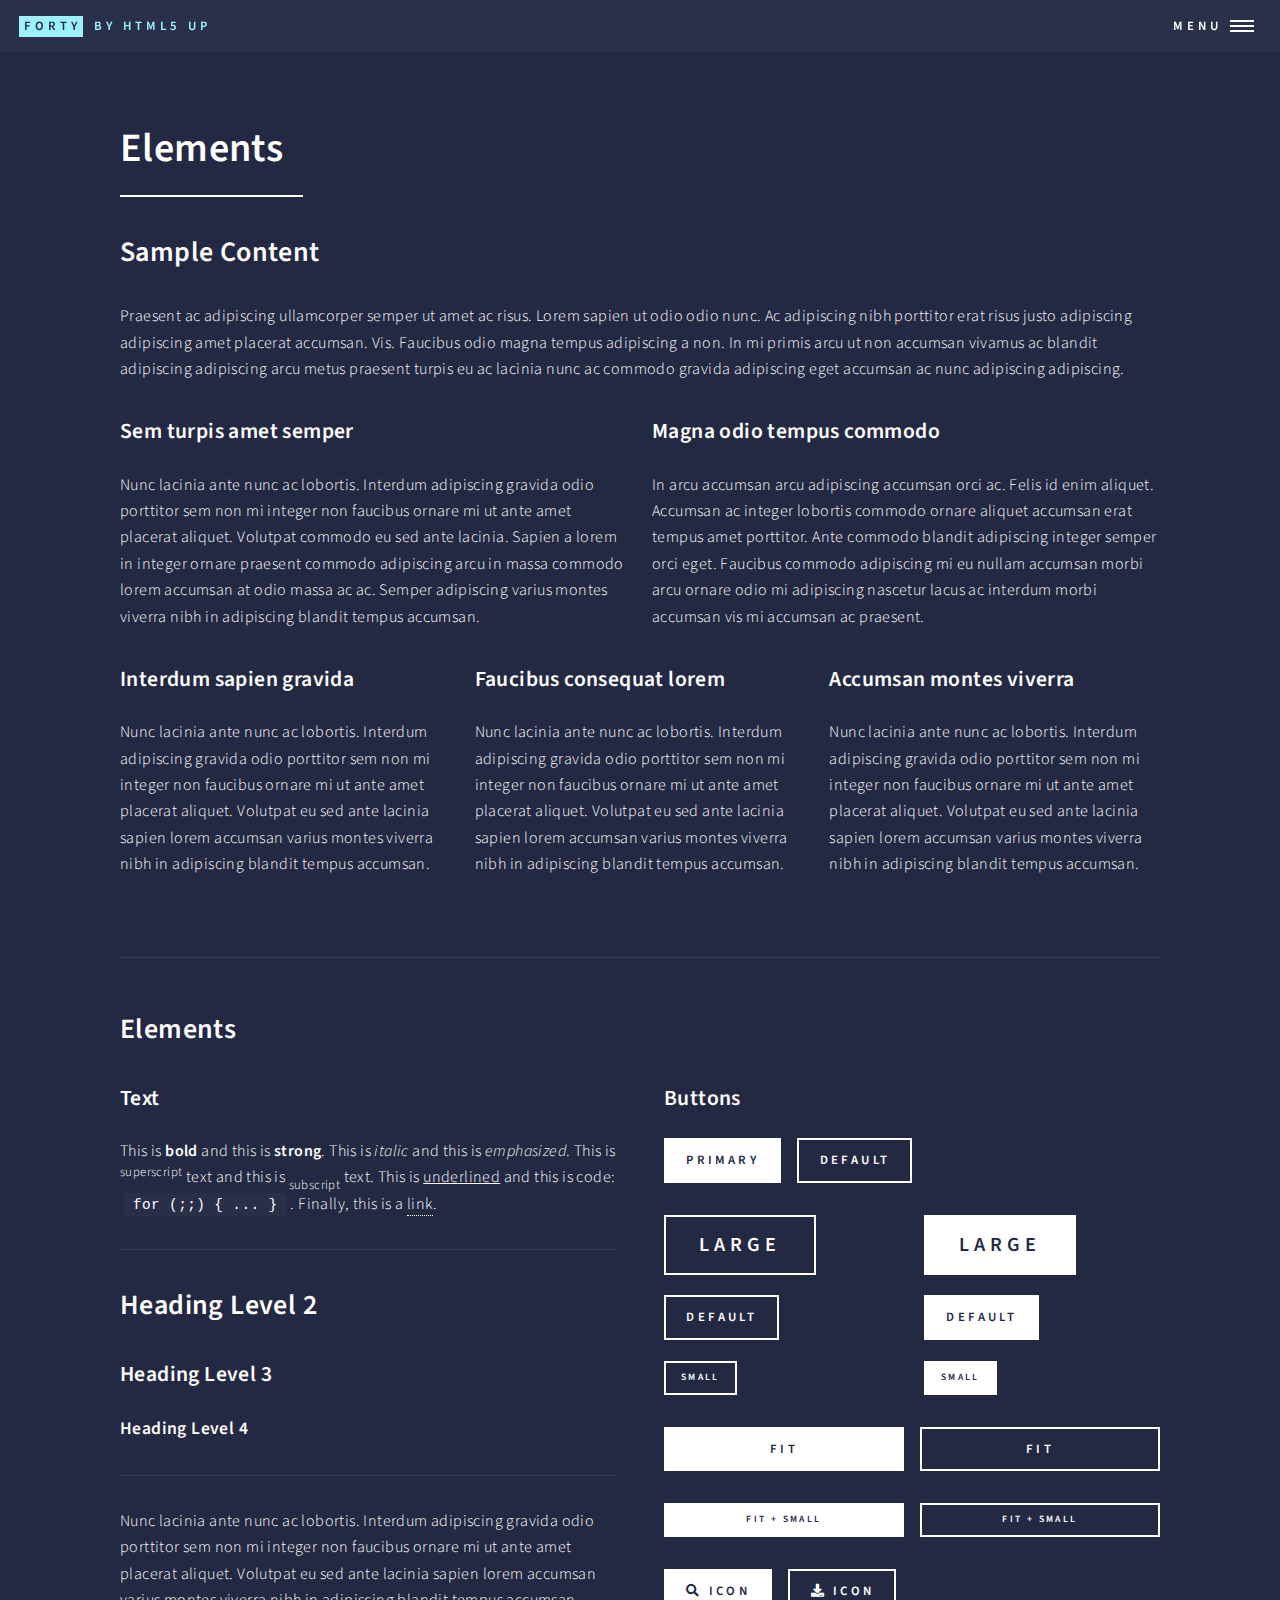
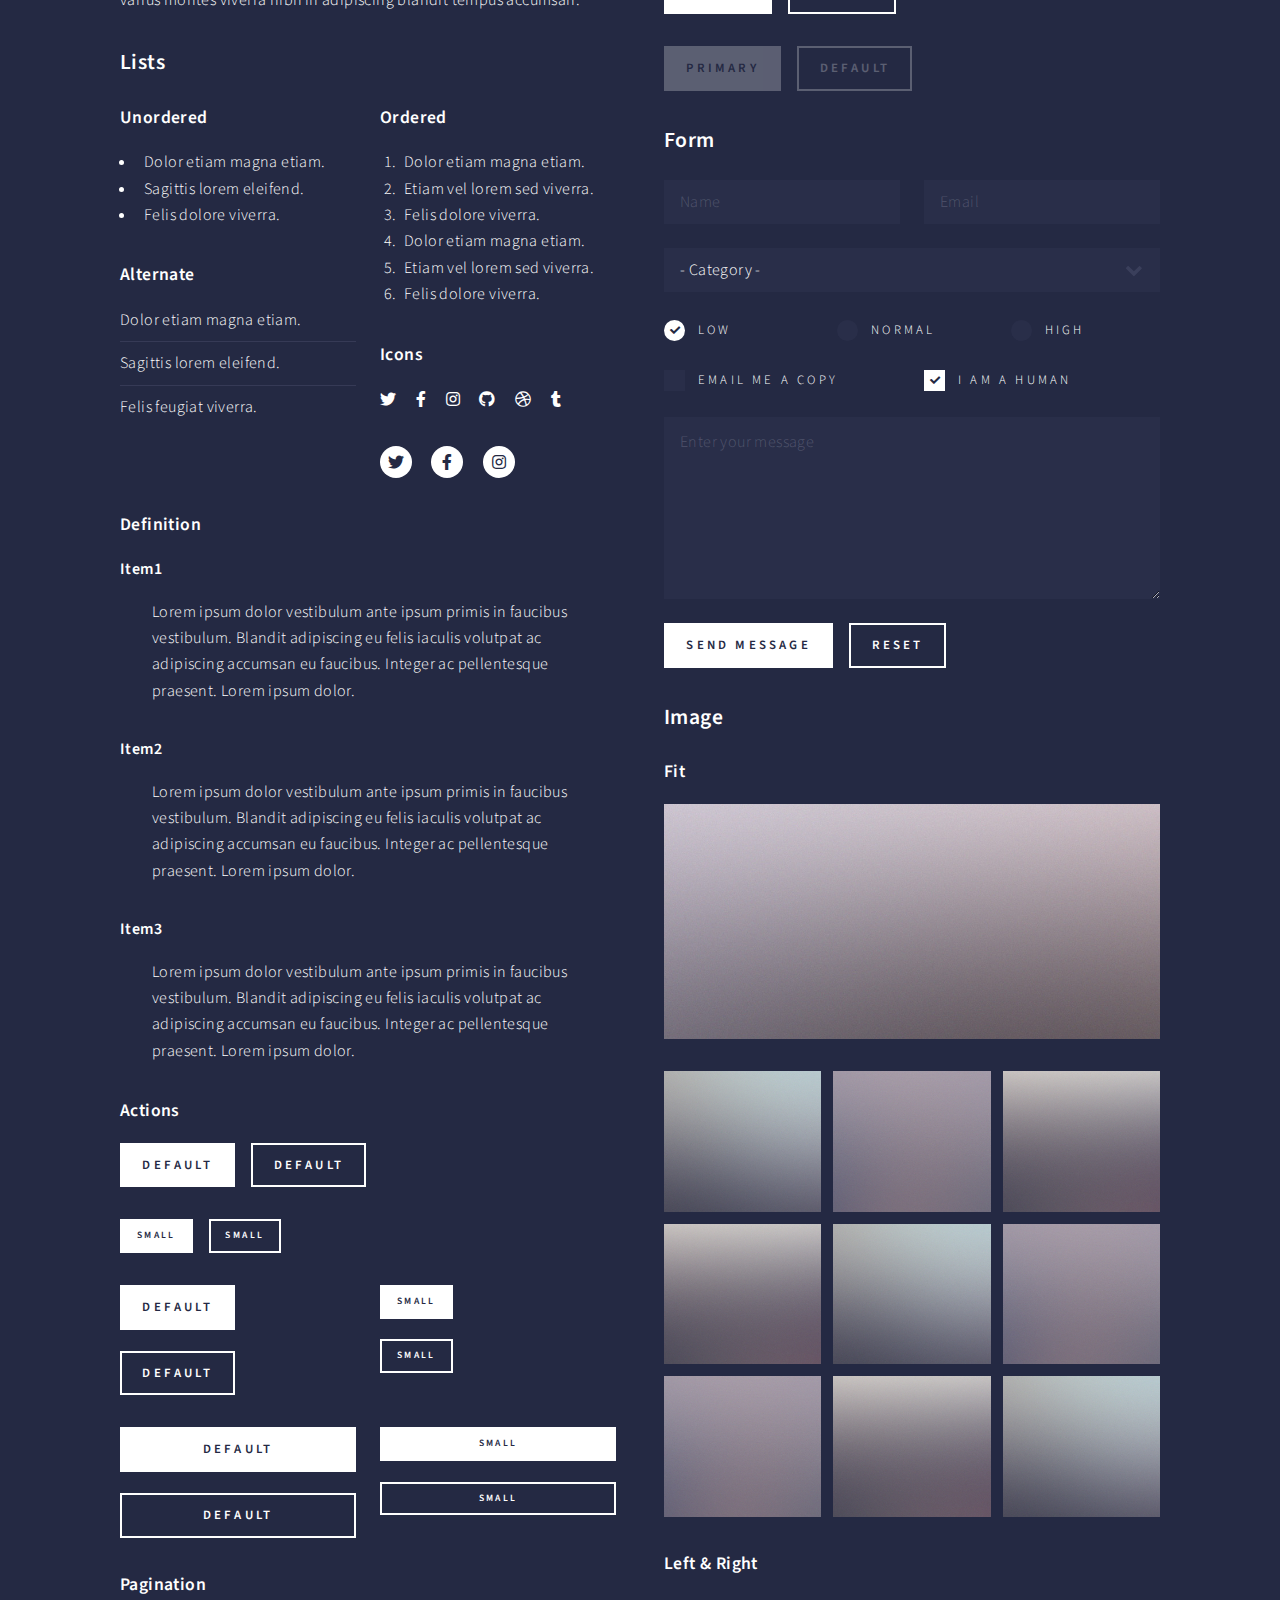
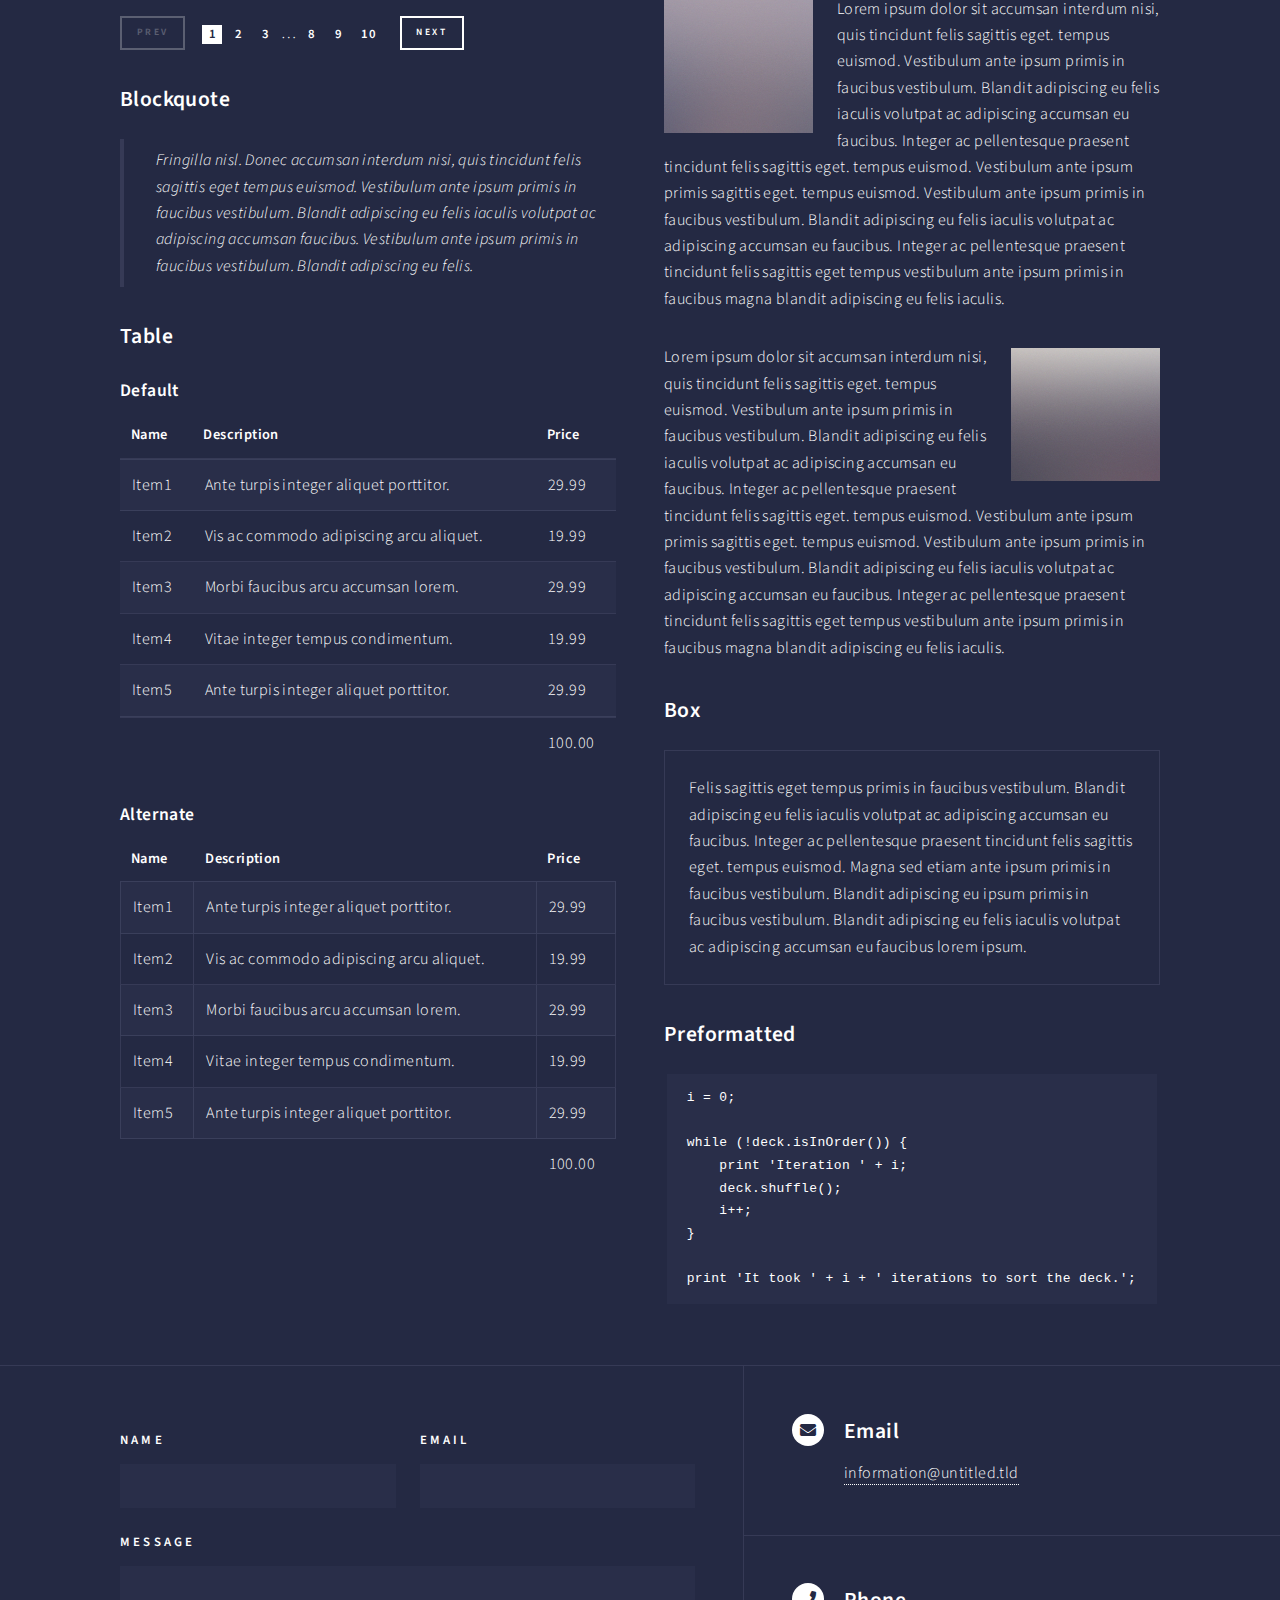
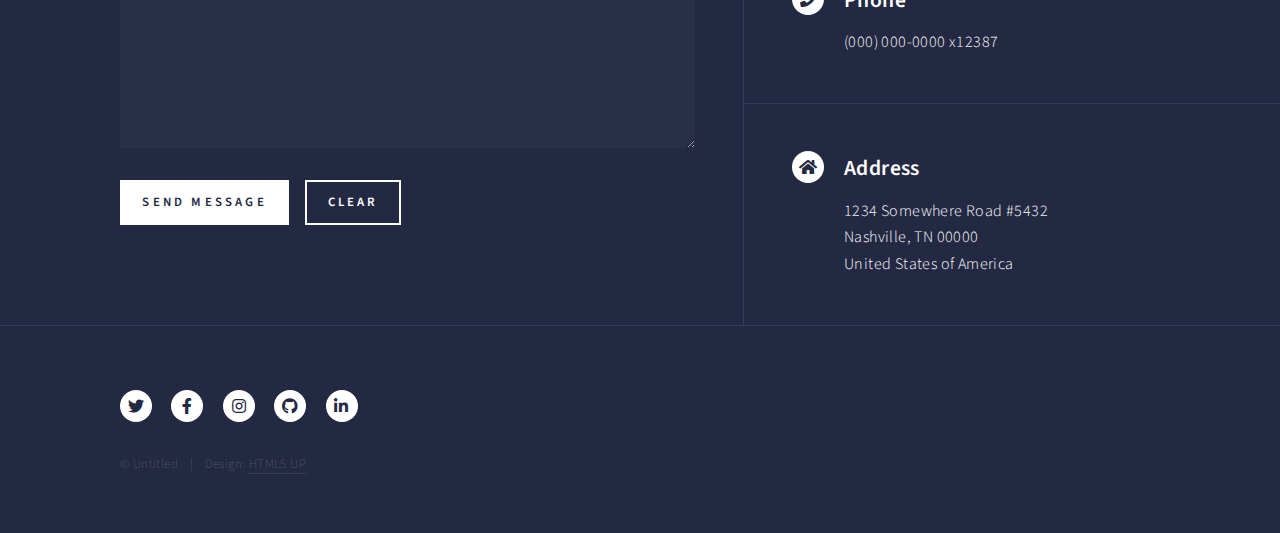
<file: my_website/elements.html>
<!DOCTYPE HTML>
<!--
	Forty by HTML5 UP
	html5up.net | @ajlkn
	Free for personal and commercial use under the CCA 3.0 license (html5up.net/license)
-->
<html>
	<head>
		<title>Elements - Forty by HTML5 UP</title>
		<meta charset="utf-8" />
		<meta name="viewport" content="width=device-width, initial-scale=1, user-scalable=no" />
		<link rel="stylesheet" href="assets/css/main.css" />
		<noscript><link rel="stylesheet" href="assets/css/noscript.css" /></noscript>
	</head>
	<body class="is-preload">

		<!-- Wrapper -->
			<div id="wrapper">

				<!-- Header -->
					<header id="header">
						<a href="index.html" class="logo"><strong>Forty</strong> <span>by HTML5 UP</span></a>
						<nav>
							<a href="#menu">Menu</a>
						</nav>
					</header>

				<!-- Menu -->
					<nav id="menu">
						<ul class="links">
							<li><a href="index.html">Home</a></li>
							<li><a href="landing.html">Landing</a></li>
							<li><a href="generic.html">Generic</a></li>
							<li><a href="elements.html">Elements</a></li>
						</ul>
						<ul class="actions stacked">
							<li><a href="#" class="button primary fit">Get Started</a></li>
							<li><a href="#" class="button fit">Log In</a></li>
						</ul>
					</nav>

				<!-- Main -->
					<div id="main" class="alt">

						<!-- One -->
							<section id="one">
								<div class="inner">
									<header class="major">
										<h1>Elements</h1>
									</header>

									<!-- Content -->
										<h2 id="content">Sample Content</h2>
										<p>Praesent ac adipiscing ullamcorper semper ut amet ac risus. Lorem sapien ut odio odio nunc. Ac adipiscing nibh porttitor erat risus justo adipiscing adipiscing amet placerat accumsan. Vis. Faucibus odio magna tempus adipiscing a non. In mi primis arcu ut non accumsan vivamus ac blandit adipiscing adipiscing arcu metus praesent turpis eu ac lacinia nunc ac commodo gravida adipiscing eget accumsan ac nunc adipiscing adipiscing.</p>
										<div class="row">
											<div class="col-6 col-12-small">
												<h3>Sem turpis amet semper</h3>
												<p>Nunc lacinia ante nunc ac lobortis. Interdum adipiscing gravida odio porttitor sem non mi integer non faucibus ornare mi ut ante amet placerat aliquet. Volutpat commodo eu sed ante lacinia. Sapien a lorem in integer ornare praesent commodo adipiscing arcu in massa commodo lorem accumsan at odio massa ac ac. Semper adipiscing varius montes viverra nibh in adipiscing blandit tempus accumsan.</p>
											</div>
											<div class="col-6 col-12-small">
												<h3>Magna odio tempus commodo</h3>
												<p>In arcu accumsan arcu adipiscing accumsan orci ac. Felis id enim aliquet. Accumsan ac integer lobortis commodo ornare aliquet accumsan erat tempus amet porttitor. Ante commodo blandit adipiscing integer semper orci eget. Faucibus commodo adipiscing mi eu nullam accumsan morbi arcu ornare odio mi adipiscing nascetur lacus ac interdum morbi accumsan vis mi accumsan ac praesent.</p>
											</div>
											<!-- Break -->
											<div class="col-4 col-12-medium">
												<h3>Interdum sapien gravida</h3>
												<p>Nunc lacinia ante nunc ac lobortis. Interdum adipiscing gravida odio porttitor sem non mi integer non faucibus ornare mi ut ante amet placerat aliquet. Volutpat eu sed ante lacinia sapien lorem accumsan varius montes viverra nibh in adipiscing blandit tempus accumsan.</p>
											</div>
											<div class="col-4 col-12-medium">
												<h3>Faucibus consequat lorem</h3>
												<p>Nunc lacinia ante nunc ac lobortis. Interdum adipiscing gravida odio porttitor sem non mi integer non faucibus ornare mi ut ante amet placerat aliquet. Volutpat eu sed ante lacinia sapien lorem accumsan varius montes viverra nibh in adipiscing blandit tempus accumsan.</p>
											</div>
											<div class="col-4 col-12-medium">
												<h3>Accumsan montes viverra</h3>
												<p>Nunc lacinia ante nunc ac lobortis. Interdum adipiscing gravida odio porttitor sem non mi integer non faucibus ornare mi ut ante amet placerat aliquet. Volutpat eu sed ante lacinia sapien lorem accumsan varius montes viverra nibh in adipiscing blandit tempus accumsan.</p>
											</div>
										</div>

									<hr class="major" />

									<!-- Elements -->
										<h2 id="elements">Elements</h2>
										<div class="row gtr-200">
											<div class="col-6 col-12-medium">

												<!-- Text stuff -->
													<h3>Text</h3>
													<p>This is <b>bold</b> and this is <strong>strong</strong>. This is <i>italic</i> and this is <em>emphasized</em>.
													This is <sup>superscript</sup> text and this is <sub>subscript</sub> text.
													This is <u>underlined</u> and this is code: <code>for (;;) { ... }</code>.
													Finally, this is a <a href="#">link</a>.</p>
													<hr />
													<h2>Heading Level 2</h2>
													<h3>Heading Level 3</h3>
													<h4>Heading Level 4</h4>
													<hr />
													<p>Nunc lacinia ante nunc ac lobortis. Interdum adipiscing gravida odio porttitor sem non mi integer non faucibus ornare mi ut ante amet placerat aliquet. Volutpat eu sed ante lacinia sapien lorem accumsan varius montes viverra nibh in adipiscing blandit tempus accumsan.</p>

												<!-- Lists -->
													<h3>Lists</h3>
													<div class="row">
														<div class="col-6 col-12-small">

															<h4>Unordered</h4>
															<ul>
																<li>Dolor etiam magna etiam.</li>
																<li>Sagittis lorem eleifend.</li>
																<li>Felis dolore viverra.</li>
															</ul>

															<h4>Alternate</h4>
															<ul class="alt">
																<li>Dolor etiam magna etiam.</li>
																<li>Sagittis lorem eleifend.</li>
																<li>Felis feugiat viverra.</li>
															</ul>

														</div>
														<div class="col-6 col-12-small">

															<h4>Ordered</h4>
															<ol>
																<li>Dolor etiam magna etiam.</li>
																<li>Etiam vel lorem sed viverra.</li>
																<li>Felis dolore viverra.</li>
																<li>Dolor etiam magna etiam.</li>
																<li>Etiam vel lorem sed viverra.</li>
																<li>Felis dolore viverra.</li>
															</ol>

															<h4>Icons</h4>
															<ul class="icons">
																<li><a href="#" class="icon brands fa-twitter"><span class="label">Twitter</span></a></li>
																<li><a href="#" class="icon brands fa-facebook-f"><span class="label">Facebook</span></a></li>
																<li><a href="#" class="icon brands fa-instagram"><span class="label">Instagram</span></a></li>
																<li><a href="#" class="icon brands fa-github"><span class="label">Github</span></a></li>
																<li><a href="#" class="icon brands fa-dribbble"><span class="label">Dribbble</span></a></li>
																<li><a href="#" class="icon brands fa-tumblr"><span class="label">Tumblr</span></a></li>
															</ul>
															<ul class="icons">
																<li><a href="#" class="icon brands alt fa-twitter"><span class="label">Twitter</span></a></li>
																<li><a href="#" class="icon brands alt fa-facebook-f"><span class="label">Facebook</span></a></li>
																<li><a href="#" class="icon brands alt fa-instagram"><span class="label">Instagram</span></a></li>
															</ul>

														</div>
													</div>
													<h4>Definition</h4>
													<dl>
														<dt>Item1</dt>
														<dd>
															<p>Lorem ipsum dolor vestibulum ante ipsum primis in faucibus vestibulum. Blandit adipiscing eu felis iaculis volutpat ac adipiscing accumsan eu faucibus. Integer ac pellentesque praesent. Lorem ipsum dolor.</p>
														</dd>
														<dt>Item2</dt>
														<dd>
															<p>Lorem ipsum dolor vestibulum ante ipsum primis in faucibus vestibulum. Blandit adipiscing eu felis iaculis volutpat ac adipiscing accumsan eu faucibus. Integer ac pellentesque praesent. Lorem ipsum dolor.</p>
														</dd>
														<dt>Item3</dt>
														<dd>
															<p>Lorem ipsum dolor vestibulum ante ipsum primis in faucibus vestibulum. Blandit adipiscing eu felis iaculis volutpat ac adipiscing accumsan eu faucibus. Integer ac pellentesque praesent. Lorem ipsum dolor.</p>
														</dd>
													</dl>

													<h4>Actions</h4>
													<ul class="actions">
														<li><a href="#" class="button primary">Default</a></li>
														<li><a href="#" class="button">Default</a></li>
													</ul>
													<ul class="actions small">
														<li><a href="#" class="button primary small">Small</a></li>
														<li><a href="#" class="button small">Small</a></li>
													</ul>
													<div class="row">
														<div class="col-6 col-12-small">
															<ul class="actions stacked">
																<li><a href="#" class="button primary">Default</a></li>
																<li><a href="#" class="button">Default</a></li>
															</ul>
														</div>
														<div class="col-6 col-12-small">
															<ul class="actions stacked">
																<li><a href="#" class="button primary small">Small</a></li>
																<li><a href="#" class="button small">Small</a></li>
															</ul>
														</div>
														<div class="col-6 col-12-small">
															<ul class="actions stacked">
																<li><a href="#" class="button primary fit">Default</a></li>
																<li><a href="#" class="button fit">Default</a></li>
															</ul>
														</div>
														<div class="col-6 col-12-small">
															<ul class="actions stacked">
																<li><a href="#" class="button primary small fit">Small</a></li>
																<li><a href="#" class="button small fit">Small</a></li>
															</ul>
														</div>
													</div>

													<h4>Pagination</h4>
													<ul class="pagination">
														<li><span class="button small disabled">Prev</span></li>
														<li><a href="#" class="page active">1</a></li>
														<li><a href="#" class="page">2</a></li>
														<li><a href="#" class="page">3</a></li>
														<li><span>&hellip;</span></li>
														<li><a href="#" class="page">8</a></li>
														<li><a href="#" class="page">9</a></li>
														<li><a href="#" class="page">10</a></li>
														<li><a href="#" class="button small">Next</a></li>
													</ul>

												<!-- Blockquote -->
													<h3>Blockquote</h3>
													<blockquote>Fringilla nisl. Donec accumsan interdum nisi, quis tincidunt felis sagittis eget tempus euismod. Vestibulum ante ipsum primis in faucibus vestibulum. Blandit adipiscing eu felis iaculis volutpat ac adipiscing accumsan faucibus. Vestibulum ante ipsum primis in faucibus vestibulum. Blandit adipiscing eu felis.</blockquote>

												<!-- Table -->
													<h3>Table</h3>

													<h4>Default</h4>
													<div class="table-wrapper">
														<table>
															<thead>
																<tr>
																	<th>Name</th>
																	<th>Description</th>
																	<th>Price</th>
																</tr>
															</thead>
															<tbody>
																<tr>
																	<td>Item1</td>
																	<td>Ante turpis integer aliquet porttitor.</td>
																	<td>29.99</td>
																</tr>
																<tr>
																	<td>Item2</td>
																	<td>Vis ac commodo adipiscing arcu aliquet.</td>
																	<td>19.99</td>
																</tr>
																<tr>
																	<td>Item3</td>
																	<td> Morbi faucibus arcu accumsan lorem.</td>
																	<td>29.99</td>
																</tr>
																<tr>
																	<td>Item4</td>
																	<td>Vitae integer tempus condimentum.</td>
																	<td>19.99</td>
																</tr>
																<tr>
																	<td>Item5</td>
																	<td>Ante turpis integer aliquet porttitor.</td>
																	<td>29.99</td>
																</tr>
															</tbody>
															<tfoot>
																<tr>
																	<td colspan="2"></td>
																	<td>100.00</td>
																</tr>
															</tfoot>
														</table>
													</div>

													<h4>Alternate</h4>
													<div class="table-wrapper">
														<table class="alt">
															<thead>
																<tr>
																	<th>Name</th>
																	<th>Description</th>
																	<th>Price</th>
																</tr>
															</thead>
															<tbody>
																<tr>
																	<td>Item1</td>
																	<td>Ante turpis integer aliquet porttitor.</td>
																	<td>29.99</td>
																</tr>
																<tr>
																	<td>Item2</td>
																	<td>Vis ac commodo adipiscing arcu aliquet.</td>
																	<td>19.99</td>
																</tr>
																<tr>
																	<td>Item3</td>
																	<td> Morbi faucibus arcu accumsan lorem.</td>
																	<td>29.99</td>
																</tr>
																<tr>
																	<td>Item4</td>
																	<td>Vitae integer tempus condimentum.</td>
																	<td>19.99</td>
																</tr>
																<tr>
																	<td>Item5</td>
																	<td>Ante turpis integer aliquet porttitor.</td>
																	<td>29.99</td>
																</tr>
															</tbody>
															<tfoot>
																<tr>
																	<td colspan="2"></td>
																	<td>100.00</td>
																</tr>
															</tfoot>
														</table>
													</div>

											</div>
											<div class="col-6 col-12-medium">

												<!-- Buttons -->
													<h3>Buttons</h3>
													<ul class="actions">
														<li><a href="#" class="button primary">Primary</a></li>
														<li><a href="#" class="button">Default</a></li>
													</ul>
													<div class="row">
														<div class="col-6 col-12-xsmall">
															<ul class="actions stacked">
																<li><a href="#" class="button large">Large</a></li>
																<li><a href="#" class="button">Default</a></li>
																<li><a href="#" class="button small">Small</a></li>
															</ul>
														</div>
														<div class="col-6 col-12-xsmall">
															<ul class="actions stacked">
																<li><a href="#" class="button primary large">Large</a></li>
																<li><a href="#" class="button primary">Default</a></li>
																<li><a href="#" class="button primary small">Small</a></li>
															</ul>
														</div>
													</div>
													<ul class="actions fit">
														<li><a href="#" class="button primary fit">Fit</a></li>
														<li><a href="#" class="button fit">Fit</a></li>
													</ul>
													<ul class="actions fit small">
														<li><a href="#" class="button primary fit small">Fit + Small</a></li>
														<li><a href="#" class="button fit small">Fit + Small</a></li>
													</ul>
													<ul class="actions">
														<li><a href="#" class="button primary icon solid fa-search">Icon</a></li>
														<li><a href="#" class="button icon solid fa-download">Icon</a></li>
													</ul>
													<ul class="actions">
														<li><span class="button primary disabled">Primary</span></li>
														<li><span class="button disabled">Default</span></li>
													</ul>

												<!-- Form -->
													<h3>Form</h3>

													<form method="post" action="#">
														<div class="row gtr-uniform">
															<div class="col-6 col-12-xsmall">
																<input type="text" name="demo-name" id="demo-name" value="" placeholder="Name" />
															</div>
															<div class="col-6 col-12-xsmall">
																<input type="email" name="demo-email" id="demo-email" value="" placeholder="Email" />
															</div>
															<!-- Break -->
															<div class="col-12">
																<select name="demo-category" id="demo-category">
																	<option value="">- Category -</option>
																	<option value="1">Manufacturing</option>
																	<option value="1">Shipping</option>
																	<option value="1">Administration</option>
																	<option value="1">Human Resources</option>
																</select>
															</div>
															<!-- Break -->
															<div class="col-4 col-12-small">
																<input type="radio" id="demo-priority-low" name="demo-priority" checked>
																<label for="demo-priority-low">Low</label>
															</div>
															<div class="col-4 col-12-small">
																<input type="radio" id="demo-priority-normal" name="demo-priority">
																<label for="demo-priority-normal">Normal</label>
															</div>
															<div class="col-4 col-12-small">
																<input type="radio" id="demo-priority-high" name="demo-priority">
																<label for="demo-priority-high">High</label>
															</div>
															<!-- Break -->
															<div class="col-6 col-12-small">
																<input type="checkbox" id="demo-copy" name="demo-copy">
																<label for="demo-copy">Email me a copy</label>
															</div>
															<div class="col-6 col-12-small">
																<input type="checkbox" id="demo-human" name="demo-human" checked>
																<label for="demo-human">I am a human</label>
															</div>
															<!-- Break -->
															<div class="col-12">
																<textarea name="demo-message" id="demo-message" placeholder="Enter your message" rows="6"></textarea>
															</div>
															<!-- Break -->
															<div class="col-12">
																<ul class="actions">
																	<li><input type="submit" value="Send Message" class="primary" /></li>
																	<li><input type="reset" value="Reset" /></li>
																</ul>
															</div>
														</div>
													</form>

												<!-- Image -->
													<h3>Image</h3>

													<h4>Fit</h4>
													<span class="image fit"><img src="images/pic03.jpg" alt="" /></span>
													<div class="box alt">
														<div class="row gtr-50 gtr-uniform">
															<div class="col-4"><span class="image fit"><img src="images/pic08.jpg" alt="" /></span></div>
															<div class="col-4"><span class="image fit"><img src="images/pic09.jpg" alt="" /></span></div>
															<div class="col-4"><span class="image fit"><img src="images/pic10.jpg" alt="" /></span></div>
															<!-- Break -->
															<div class="col-4"><span class="image fit"><img src="images/pic10.jpg" alt="" /></span></div>
															<div class="col-4"><span class="image fit"><img src="images/pic08.jpg" alt="" /></span></div>
															<div class="col-4"><span class="image fit"><img src="images/pic09.jpg" alt="" /></span></div>
															<!-- Break -->
															<div class="col-4"><span class="image fit"><img src="images/pic09.jpg" alt="" /></span></div>
															<div class="col-4"><span class="image fit"><img src="images/pic10.jpg" alt="" /></span></div>
															<div class="col-4"><span class="image fit"><img src="images/pic08.jpg" alt="" /></span></div>
														</div>
													</div>

													<h4>Left &amp; Right</h4>
													<p><span class="image left"><img src="images/pic09.jpg" alt="" /></span>Lorem ipsum dolor sit accumsan interdum nisi, quis tincidunt felis sagittis eget. tempus euismod. Vestibulum ante ipsum primis in faucibus vestibulum. Blandit adipiscing eu felis iaculis volutpat ac adipiscing accumsan eu faucibus. Integer ac pellentesque praesent tincidunt felis sagittis eget. tempus euismod. Vestibulum ante ipsum primis sagittis eget. tempus euismod. Vestibulum ante ipsum primis in faucibus vestibulum. Blandit adipiscing eu felis iaculis volutpat ac adipiscing accumsan eu faucibus. Integer ac pellentesque praesent tincidunt felis sagittis eget tempus vestibulum ante ipsum primis in faucibus magna blandit adipiscing eu felis iaculis.</p>
													<p><span class="image right"><img src="images/pic10.jpg" alt="" /></span>Lorem ipsum dolor sit accumsan interdum nisi, quis tincidunt felis sagittis eget. tempus euismod. Vestibulum ante ipsum primis in faucibus vestibulum. Blandit adipiscing eu felis iaculis volutpat ac adipiscing accumsan eu faucibus. Integer ac pellentesque praesent tincidunt felis sagittis eget. tempus euismod. Vestibulum ante ipsum primis sagittis eget. tempus euismod. Vestibulum ante ipsum primis in faucibus vestibulum. Blandit adipiscing eu felis iaculis volutpat ac adipiscing accumsan eu faucibus. Integer ac pellentesque praesent tincidunt felis sagittis eget tempus vestibulum ante ipsum primis in faucibus magna blandit adipiscing eu felis iaculis.</p>

												<!-- Box -->
													<h3>Box</h3>
													<div class="box">
														<p>Felis sagittis eget tempus primis in faucibus vestibulum. Blandit adipiscing eu felis iaculis volutpat ac adipiscing accumsan eu faucibus. Integer ac pellentesque praesent tincidunt felis sagittis eget. tempus euismod. Magna sed etiam ante ipsum primis in faucibus vestibulum. Blandit adipiscing eu ipsum primis in faucibus vestibulum. Blandit adipiscing eu felis iaculis volutpat ac adipiscing accumsan eu faucibus lorem ipsum.</p>
													</div>

												<!-- Preformatted Code -->
													<h3>Preformatted</h3>
													<pre><code>i = 0;

while (!deck.isInOrder()) {
    print 'Iteration ' + i;
    deck.shuffle();
    i++;
}

print 'It took ' + i + ' iterations to sort the deck.';
</code></pre>

											</div>
										</div>

								</div>
							</section>

					</div>

				<!-- Contact -->
					<section id="contact">
						<div class="inner">
							<section>
								<form method="post" action="#">
									<div class="fields">
										<div class="field half">
											<label for="name">Name</label>
											<input type="text" name="name" id="name" />
										</div>
										<div class="field half">
											<label for="email">Email</label>
											<input type="text" name="email" id="email" />
										</div>
										<div class="field">
											<label for="message">Message</label>
											<textarea name="message" id="message" rows="6"></textarea>
										</div>
									</div>
									<ul class="actions">
										<li><input type="submit" value="Send Message" class="primary" /></li>
										<li><input type="reset" value="Clear" /></li>
									</ul>
								</form>
							</section>
							<section class="split">
								<section>
									<div class="contact-method">
										<span class="icon solid alt fa-envelope"></span>
										<h3>Email</h3>
										<a href="#">information@untitled.tld</a>
									</div>
								</section>
								<section>
									<div class="contact-method">
										<span class="icon solid alt fa-phone"></span>
										<h3>Phone</h3>
										<span>(000) 000-0000 x12387</span>
									</div>
								</section>
								<section>
									<div class="contact-method">
										<span class="icon solid alt fa-home"></span>
										<h3>Address</h3>
										<span>1234 Somewhere Road #5432<br />
										Nashville, TN 00000<br />
										United States of America</span>
									</div>
								</section>
							</section>
						</div>
					</section>

				<!-- Footer -->
					<footer id="footer">
						<div class="inner">
							<ul class="icons">
								<li><a href="#" class="icon brands alt fa-twitter"><span class="label">Twitter</span></a></li>
								<li><a href="#" class="icon brands alt fa-facebook-f"><span class="label">Facebook</span></a></li>
								<li><a href="#" class="icon brands alt fa-instagram"><span class="label">Instagram</span></a></li>
								<li><a href="#" class="icon brands alt fa-github"><span class="label">GitHub</span></a></li>
								<li><a href="#" class="icon brands alt fa-linkedin-in"><span class="label">LinkedIn</span></a></li>
							</ul>
							<ul class="copyright">
								<li>&copy; Untitled</li><li>Design: <a href="https://html5up.net">HTML5 UP</a></li>
							</ul>
						</div>
					</footer>

			</div>

		<!-- Scripts -->
			<script src="assets/js/jquery.min.js"></script>
			<script src="assets/js/jquery.scrolly.min.js"></script>
			<script src="assets/js/jquery.scrollex.min.js"></script>
			<script src="assets/js/browser.min.js"></script>
			<script src="assets/js/breakpoints.min.js"></script>
			<script src="assets/js/util.js"></script>
			<script src="assets/js/main.js"></script>

	</body>
</html>
</file>
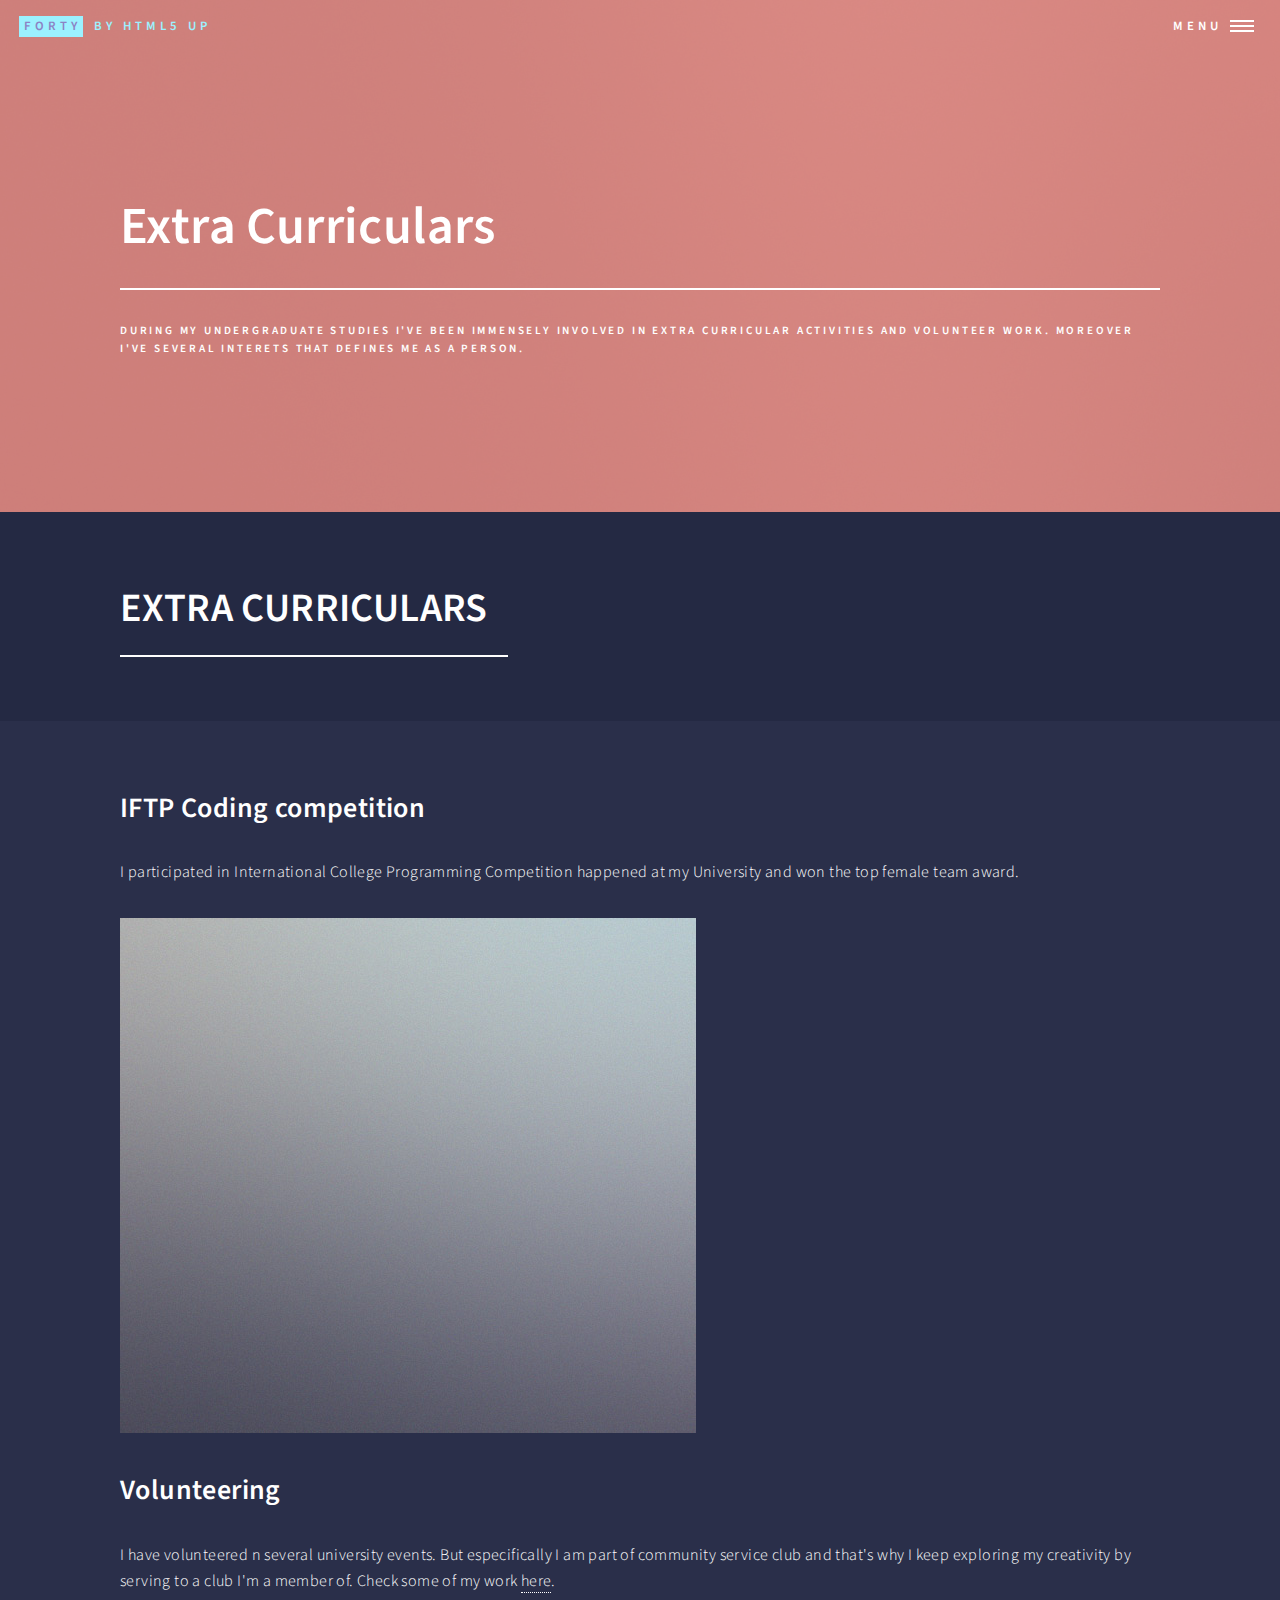
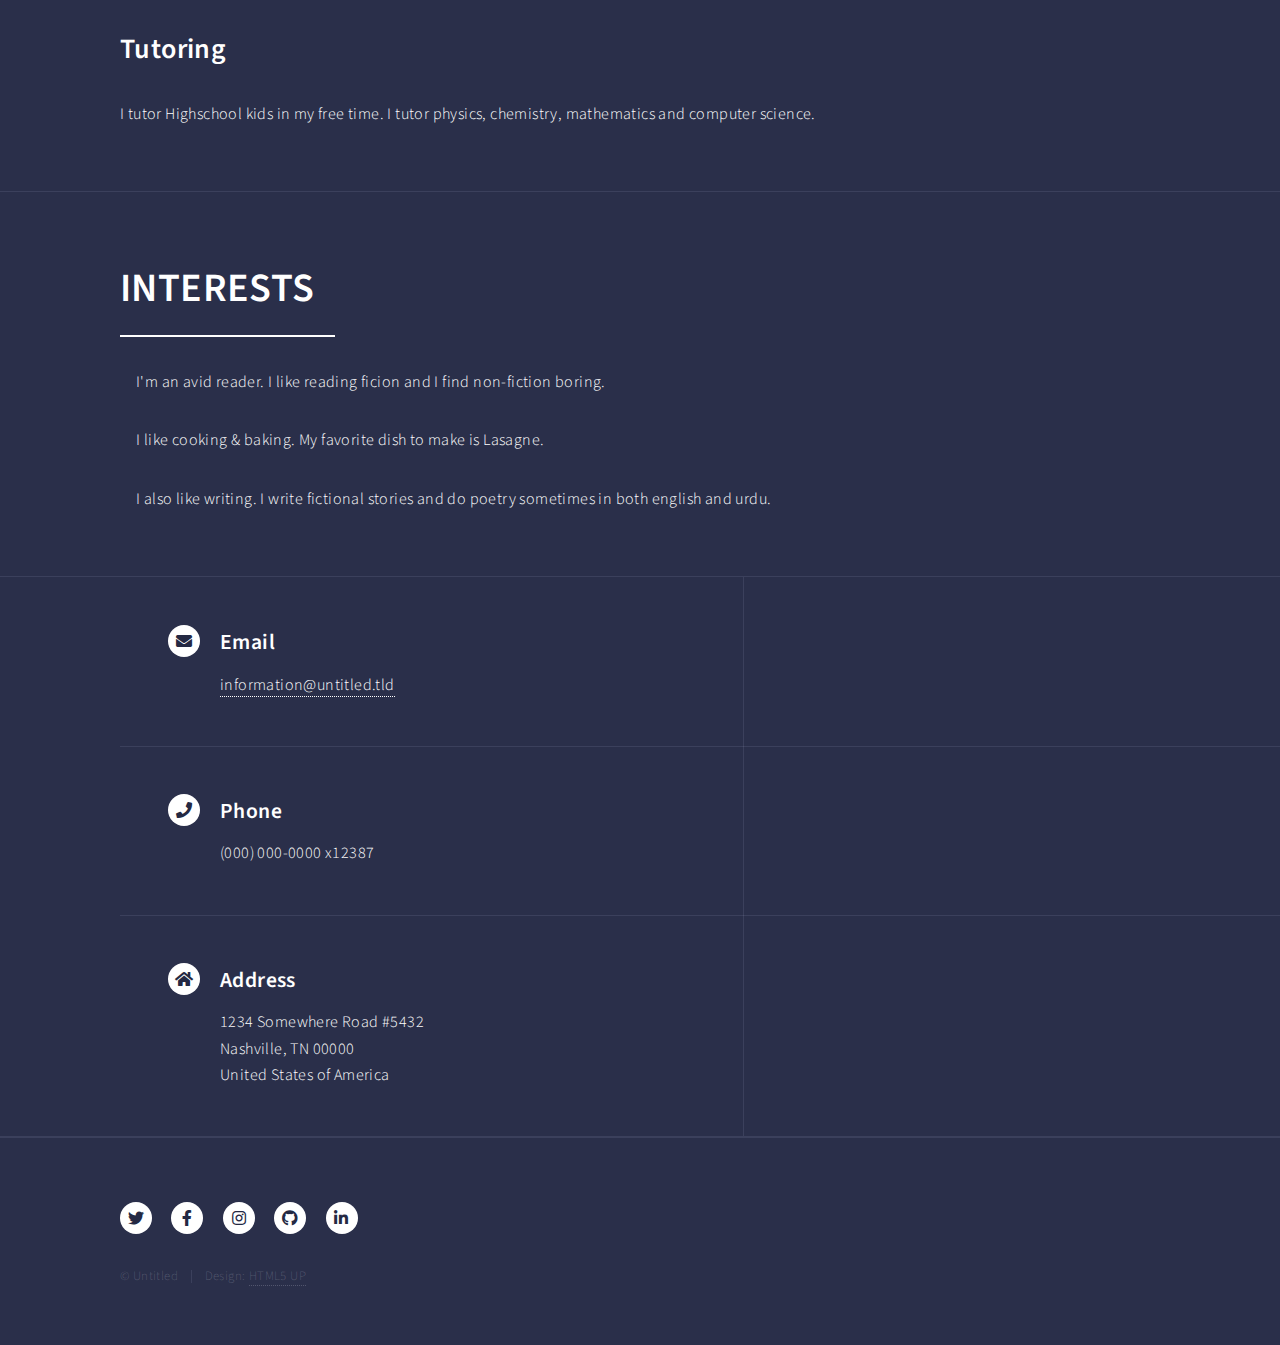
<file: my_website/extra.html>
<!DOCTYPE HTML>
<!--
	Forty by HTML5 UP
	html5up.net | @ajlkn
	Free for personal and commercial use under the CCA 3.0 license (html5up.net/license)
-->
<html>
	<head>
		<title>Landing - Forty by HTML5 UP</title>
		<meta charset="utf-8" />
		<meta name="viewport" content="width=device-width, initial-scale=1, user-scalable=no" />
		<link rel="stylesheet" href="assets/css/main.css" />
		<noscript><link rel="stylesheet" href="assets/css/noscript.css" /></noscript>
	</head>
	<body class="is-preload">

		<!-- Wrapper -->
			<div id="wrapper">

				<!-- Header -->
				<!-- Note: The "styleN" class below should match that of the banner element. -->
					<header id="header" class="alt style2">
						<a href="index.html" class="logo"><strong>Forty</strong> <span>by HTML5 UP</span></a>
						<nav>
							<a href="#menu">Menu</a>
						</nav>
					</header>

				<!-- Menu -->
					<nav id="menu">
						<ul class="links">
							<li><a href="index.html">Home</a></li>
							<li><a href="landing.html">Landing</a></li>
							<li><a href="generic.html">Generic</a></li>
							<li><a href="elements.html">Elements</a></li>
						</ul>
						<ul class="actions stacked">
							<li><a href="#" class="button primary fit">Get Started</a></li>
							<li><a href="#" class="button fit">Log In</a></li>
						</ul>
					</nav>

				<!-- Banner -->
				<!-- Note: The "styleN" class below should match that of the header element. -->
					<section id="banner" class="style3">
						<div class="inner">
							<span class="image">
								<img src="images/pic07.jpg" alt="" />
							</span>
							<header class="major">
								<h1>Extra Curriculars</h1>
							</header>
							<div class="content">
								<p>During my undergraduate studies I've been immensely involved in extra curricular activities and volunteer work. Moreover I've several interets that defines me as a person.</p>
							</div>
						</div>
					</section>

				<!-- Main -->
                <section id="one">
                    <div class="inner">
                        <header class="major">
                            <h1>EXTRA CURRICULARS</h1>
                        </header>
                        
                    </div>
                </section>					<div id="main">

						<!-- One -->
							<section id="one">
								<div class="inner">
									<header class="center">
										<h2>IFTP Coding competition</h2>
									</header>
									<p> I participated in International College Programming Competition happened at my University and won the top female team award.</p>
                                    <img src="images/pic08.jpg" alt="" data-position="center center" />

										<br><br><h2>Volunteering</h2>
									</header>
									<p> I have volunteered n several university events. But especifically I am part of community service club and that's why I keep exploring my creativity by serving to a club I'm a member of. Check some of my work <a href="">here</a>.</p>
                                    

										<h2>Tutoring</h2>
									</header>
									<p> I tutor Highschool kids in my free time. I tutor physics, chemistry, mathematics and computer science.</p>
                                    
								</div>
							</section>

                            <section id="one">
								<div class="inner">
									<header class="major">
										<h1>INTERESTS</h1>
									</header>
                                    <ul>
                                        I'm an avid reader. I like reading ficion and I find non-fiction boring.
                                    </ul>
                                    <ul>
                                        I like cooking & baking. My favorite dish to make is Lasagne.
                                    </ul>
                                    <ul>
                                        I also like writing. I write fictional stories and do poetry sometimes in both english and urdu.
                                    </ul>
								</div>
							</section>
						<!-- Two -->
							<!-- <section id="two" class="spotlights">
								<section>
									<a href="generic.html" class="image">
										<img src="images/pic08.jpg" alt="" data-position="center center" />
									</a>
									<div class="content">
										<div class="inner">
											<header class="major">
												<h3>Orci maecenas</h3>
											</header>
											<p>Nullam et orci eu lorem consequat tincidunt vivamus et sagittis magna sed nunc rhoncus condimentum sem. In efficitur ligula tate urna. Maecenas massa sed magna lacinia magna pellentesque lorem ipsum dolor. Nullam et orci eu lorem consequat tincidunt. Vivamus et sagittis tempus.</p>
											<ul class="actions">
												<li><a href="generic.html" class="button">Learn more</a></li>
											</ul>
										</div>
									</div>
								</section>
								<section>
									<a href="generic.html" class="image">
										<img src="images/pic09.jpg" alt="" data-position="top center" />
									</a>
									<div class="content">
										<div class="inner">
											<header class="major">
												<h3>Rhoncus magna</h3>
											</header>
											<p>Nullam et orci eu lorem consequat tincidunt vivamus et sagittis magna sed nunc rhoncus condimentum sem. In efficitur ligula tate urna. Maecenas massa sed magna lacinia magna pellentesque lorem ipsum dolor. Nullam et orci eu lorem consequat tincidunt. Vivamus et sagittis tempus.</p>
											<ul class="actions">
												<li><a href="generic.html" class="button">Learn more</a></li>
											</ul>
										</div>
									</div>
								</section>
								<section>
									<a href="generic.html" class="image">
										<img src="images/pic10.jpg" alt="" data-position="25% 25%" />
									</a>
									<div class="content">
										<div class="inner">
											<header class="major">
												<h3>Sed nunc ligula</h3>
											</header>
											<p>Nullam et orci eu lorem consequat tincidunt vivamus et sagittis magna sed nunc rhoncus condimentum sem. In efficitur ligula tate urna. Maecenas massa sed magna lacinia magna pellentesque lorem ipsum dolor. Nullam et orci eu lorem consequat tincidunt. Vivamus et sagittis tempus.</p>
											<ul class="actions">
												<li><a href="generic.html" class="button">Learn more</a></li>
											</ul>
										</div>
									</div>
								</section>
							</section> -->

						<!-- Three -->
							<!-- <section id="three">
								<div class="inner">
									<header class="major">
										<h2>Massa libero</h2>
									</header>
									<p>Nullam et orci eu lorem consequat tincidunt vivamus et sagittis libero. Mauris aliquet magna magna sed nunc rhoncus pharetra. Pellentesque condimentum sem. In efficitur ligula tate urna. Maecenas laoreet massa vel lacinia pellentesque lorem ipsum dolor. Nullam et orci eu lorem consequat tincidunt. Vivamus et sagittis libero. Mauris aliquet magna magna sed nunc rhoncus amet pharetra et feugiat tempus.</p>
									<ul class="actions">
										<li><a href="generic.html" class="button next">Get Started</a></li>
									</ul>
								</div>
							</section>

					</div> -->

				<!-- Contact -->
					<section id="contact">
						<div class="inner">
							<!-- <section> -->
								<!-- <form method="post" action="#">
									<div class="fields">
										<div class="field half">
											<label for="name">Name</label>
											<input type="text" name="name" id="name" />
										</div>
										<div class="field half">
											<label for="email">Email</label>
											<input type="text" name="email" id="email" />
										</div>
										<div class="field">
											<label for="message">Message</label>
											<textarea name="message" id="message" rows="6"></textarea>
										</div>
									</div>
									<ul class="actions">
										<li><input type="submit" value="Send Message" class="primary" /></li>
										<li><input type="reset" value="Clear" /></li>
									</ul>
								</form> -->
							<!-- </section> -->
							<section class="split">
								<section>
									<div class="contact-method">
										<span class="icon solid alt fa-envelope"></span>
										<h3>Email</h3>
										<a href="#">information@untitled.tld</a>
									</div>
								</section>
								<section>
									<div class="contact-method">
										<span class="icon solid alt fa-phone"></span>
										<h3>Phone</h3>
										<span>(000) 000-0000 x12387</span>
									</div>
								</section>
								<section>
									<div class="contact-method">
										<span class="icon solid alt fa-home"></span>
										<h3>Address</h3>
										<span>1234 Somewhere Road #5432<br />
										Nashville, TN 00000<br />
										United States of America</span>
									</div>
								</section>
							</section>
						</div>
					</section>

				<!-- Footer -->
					<footer id="footer">
						<div class="inner">
							<ul class="icons">
								<li><a href="#" class="icon brands alt fa-twitter"><span class="label">Twitter</span></a></li>
								<li><a href="#" class="icon brands alt fa-facebook-f"><span class="label">Facebook</span></a></li>
								<li><a href="#" class="icon brands alt fa-instagram"><span class="label">Instagram</span></a></li>
								<li><a href="#" class="icon brands alt fa-github"><span class="label">GitHub</span></a></li>
								<li><a href="#" class="icon brands alt fa-linkedin-in"><span class="label">LinkedIn</span></a></li>
							</ul>
							<ul class="copyright">
								<li>&copy; Untitled</li><li>Design: <a href="https://html5up.net">HTML5 UP</a></li>
							</ul>
						</div>
					</footer>

			</div>

		<!-- Scripts -->
			<script src="assets/js/jquery.min.js"></script>
			<script src="assets/js/jquery.scrolly.min.js"></script>
			<script src="assets/js/jquery.scrollex.min.js"></script>
			<script src="assets/js/browser.min.js"></script>
			<script src="assets/js/breakpoints.min.js"></script>
			<script src="assets/js/util.js"></script>
			<script src="assets/js/main.js"></script>

	</body>
</html>
</file>
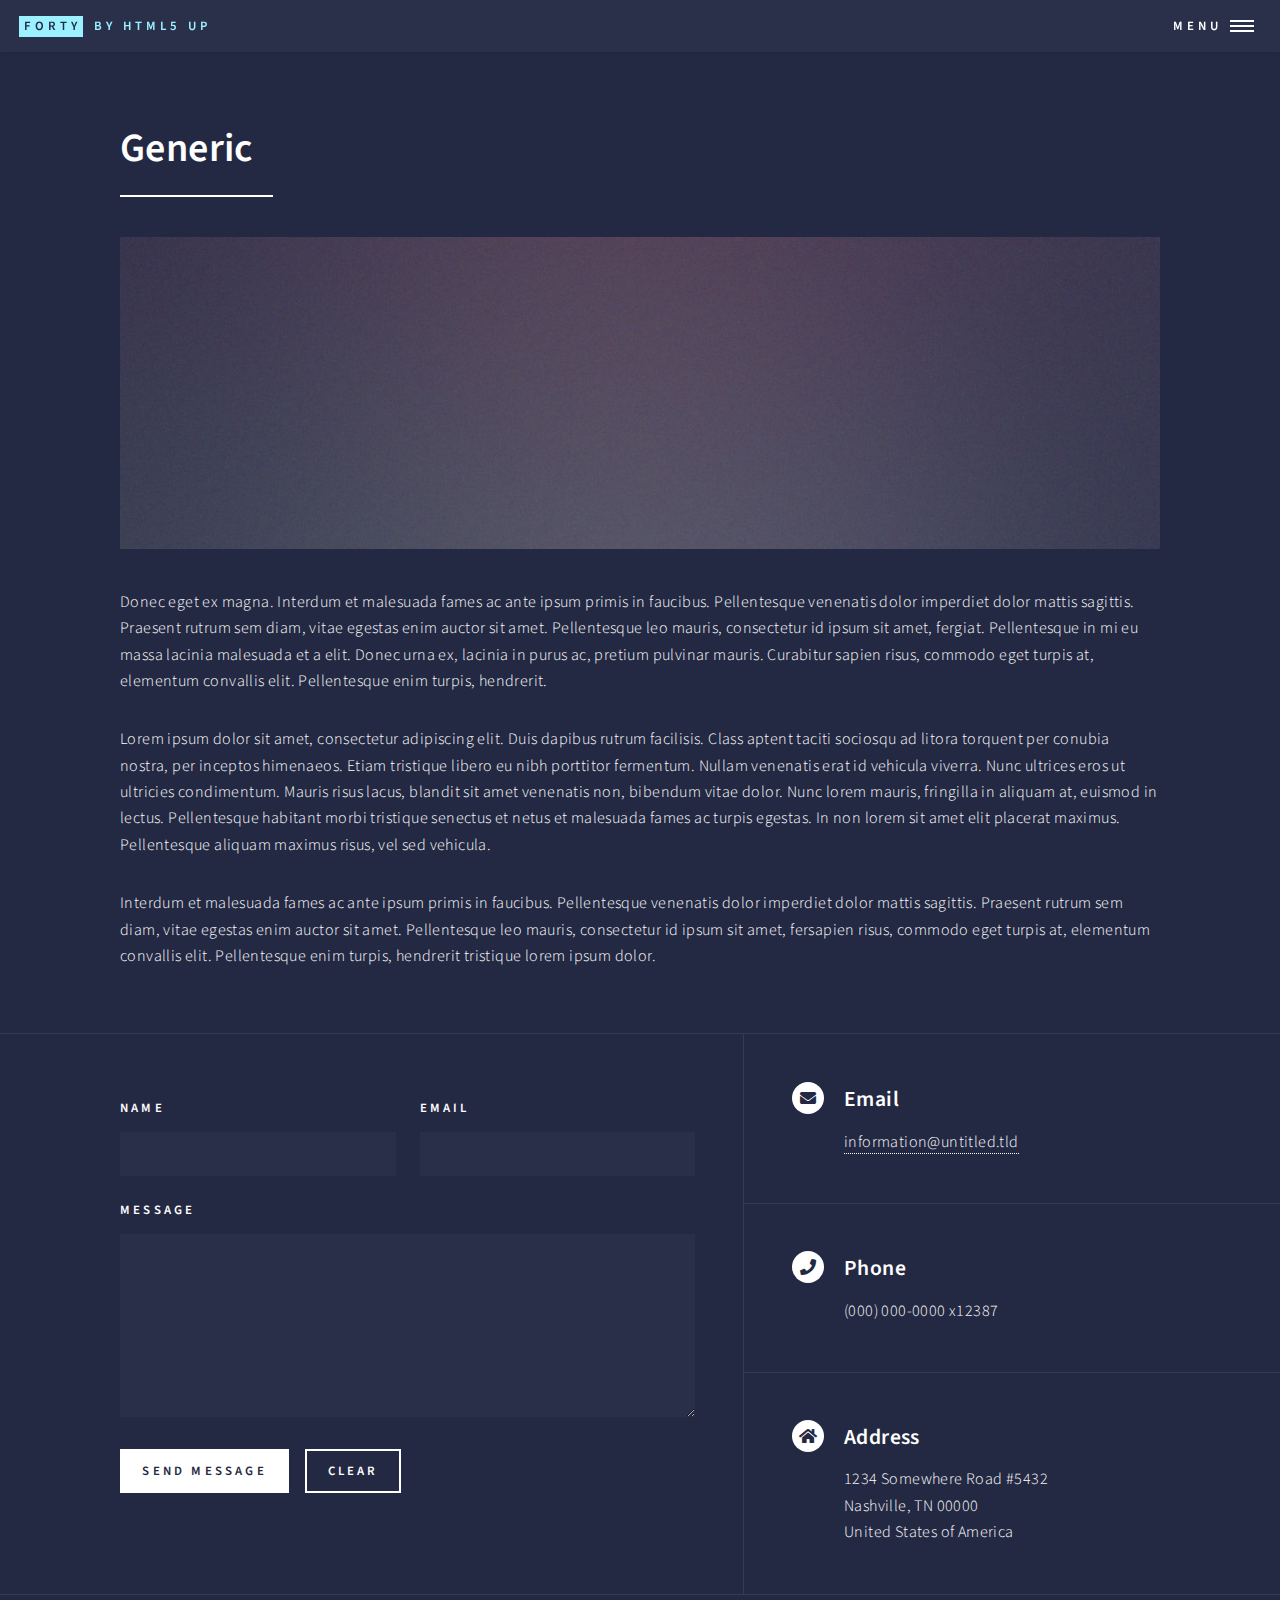
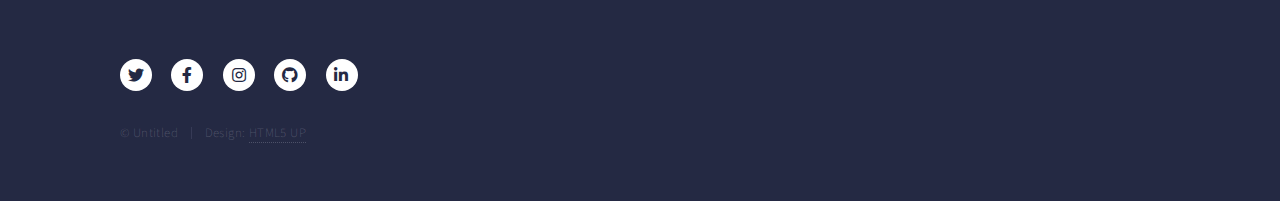
<file: my_website/generic.html>
<!DOCTYPE HTML>
<!--
	Forty by HTML5 UP
	html5up.net | @ajlkn
	Free for personal and commercial use under the CCA 3.0 license (html5up.net/license)
-->
<html>
	<head>
		<title>Generic - Forty by HTML5 UP</title>
		<meta charset="utf-8" />
		<meta name="viewport" content="width=device-width, initial-scale=1, user-scalable=no" />
		<link rel="stylesheet" href="assets/css/main.css" />
		<noscript><link rel="stylesheet" href="assets/css/noscript.css" /></noscript>
	</head>
	<body class="is-preload">

		<!-- Wrapper -->
			<div id="wrapper">

				<!-- Header -->
					<header id="header">
						<a href="index.html" class="logo"><strong>Forty</strong> <span>by HTML5 UP</span></a>
						<nav>
							<a href="#menu">Menu</a>
						</nav>
					</header>

				<!-- Menu -->
					<nav id="menu">
						<ul class="links">
							<li><a href="index.html">Home</a></li>
							<li><a href="landing.html">Landing</a></li>
							<li><a href="generic.html">Generic</a></li>
							<li><a href="elements.html">Elements</a></li>
						</ul>
						<ul class="actions stacked">
							<li><a href="#" class="button primary fit">Get Started</a></li>
							<li><a href="#" class="button fit">Log In</a></li>
						</ul>
					</nav>

				<!-- Main -->
					<div id="main" class="alt">

						<!-- One -->
							<section id="one">
								<div class="inner">
									<header class="major">
										<h1>Generic</h1>
									</header>
									<span class="image main"><img src="images/pic11.jpg" alt="" /></span>
									<p>Donec eget ex magna. Interdum et malesuada fames ac ante ipsum primis in faucibus. Pellentesque venenatis dolor imperdiet dolor mattis sagittis. Praesent rutrum sem diam, vitae egestas enim auctor sit amet. Pellentesque leo mauris, consectetur id ipsum sit amet, fergiat. Pellentesque in mi eu massa lacinia malesuada et a elit. Donec urna ex, lacinia in purus ac, pretium pulvinar mauris. Curabitur sapien risus, commodo eget turpis at, elementum convallis elit. Pellentesque enim turpis, hendrerit.</p>
									<p>Lorem ipsum dolor sit amet, consectetur adipiscing elit. Duis dapibus rutrum facilisis. Class aptent taciti sociosqu ad litora torquent per conubia nostra, per inceptos himenaeos. Etiam tristique libero eu nibh porttitor fermentum. Nullam venenatis erat id vehicula viverra. Nunc ultrices eros ut ultricies condimentum. Mauris risus lacus, blandit sit amet venenatis non, bibendum vitae dolor. Nunc lorem mauris, fringilla in aliquam at, euismod in lectus. Pellentesque habitant morbi tristique senectus et netus et malesuada fames ac turpis egestas. In non lorem sit amet elit placerat maximus. Pellentesque aliquam maximus risus, vel sed vehicula.</p>
									<p>Interdum et malesuada fames ac ante ipsum primis in faucibus. Pellentesque venenatis dolor imperdiet dolor mattis sagittis. Praesent rutrum sem diam, vitae egestas enim auctor sit amet. Pellentesque leo mauris, consectetur id ipsum sit amet, fersapien risus, commodo eget turpis at, elementum convallis elit. Pellentesque enim turpis, hendrerit tristique lorem ipsum dolor.</p>
								</div>
							</section>

					</div>

				<!-- Contact -->
					<section id="contact">
						<div class="inner">
							<section>
								<form method="post" action="#">
									<div class="fields">
										<div class="field half">
											<label for="name">Name</label>
											<input type="text" name="name" id="name" />
										</div>
										<div class="field half">
											<label for="email">Email</label>
											<input type="text" name="email" id="email" />
										</div>
										<div class="field">
											<label for="message">Message</label>
											<textarea name="message" id="message" rows="6"></textarea>
										</div>
									</div>
									<ul class="actions">
										<li><input type="submit" value="Send Message" class="primary" /></li>
										<li><input type="reset" value="Clear" /></li>
									</ul>
								</form>
							</section>
							<section class="split">
								<section>
									<div class="contact-method">
										<span class="icon solid alt fa-envelope"></span>
										<h3>Email</h3>
										<a href="#">information@untitled.tld</a>
									</div>
								</section>
								<section>
									<div class="contact-method">
										<span class="icon solid alt fa-phone"></span>
										<h3>Phone</h3>
										<span>(000) 000-0000 x12387</span>
									</div>
								</section>
								<section>
									<div class="contact-method">
										<span class="icon solid alt fa-home"></span>
										<h3>Address</h3>
										<span>1234 Somewhere Road #5432<br />
										Nashville, TN 00000<br />
										United States of America</span>
									</div>
								</section>
							</section>
						</div>
					</section>

				<!-- Footer -->
					<footer id="footer">
						<div class="inner">
							<ul class="icons">
								<li><a href="#" class="icon brands alt fa-twitter"><span class="label">Twitter</span></a></li>
								<li><a href="#" class="icon brands alt fa-facebook-f"><span class="label">Facebook</span></a></li>
								<li><a href="#" class="icon brands alt fa-instagram"><span class="label">Instagram</span></a></li>
								<li><a href="#" class="icon brands alt fa-github"><span class="label">GitHub</span></a></li>
								<li><a href="#" class="icon brands alt fa-linkedin-in"><span class="label">LinkedIn</span></a></li>
							</ul>
							<ul class="copyright">
								<li>&copy; Untitled</li><li>Design: <a href="https://html5up.net">HTML5 UP</a></li>
							</ul>
						</div>
					</footer>

			</div>

		<!-- Scripts -->
			<script src="assets/js/jquery.min.js"></script>
			<script src="assets/js/jquery.scrolly.min.js"></script>
			<script src="assets/js/jquery.scrollex.min.js"></script>
			<script src="assets/js/browser.min.js"></script>
			<script src="assets/js/breakpoints.min.js"></script>
			<script src="assets/js/util.js"></script>
			<script src="assets/js/main.js"></script>

	</body>
</html>
</file>
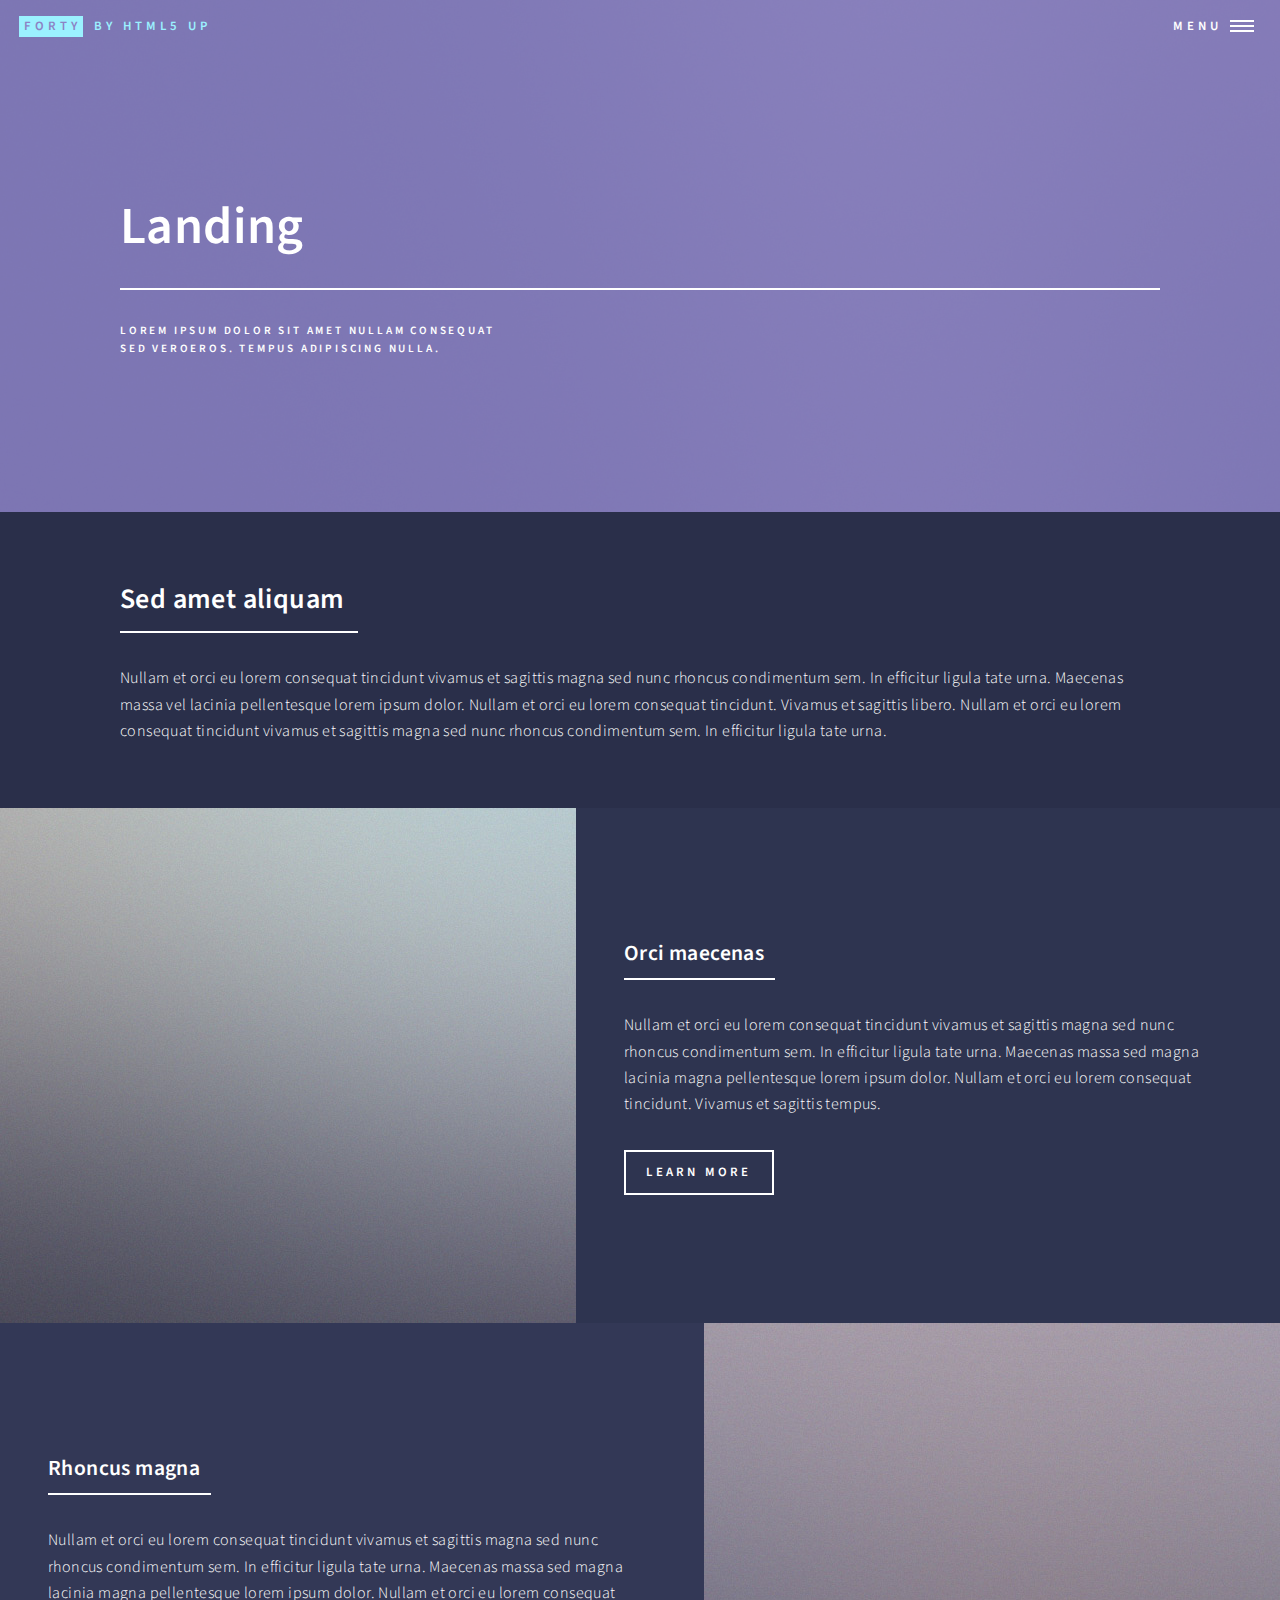
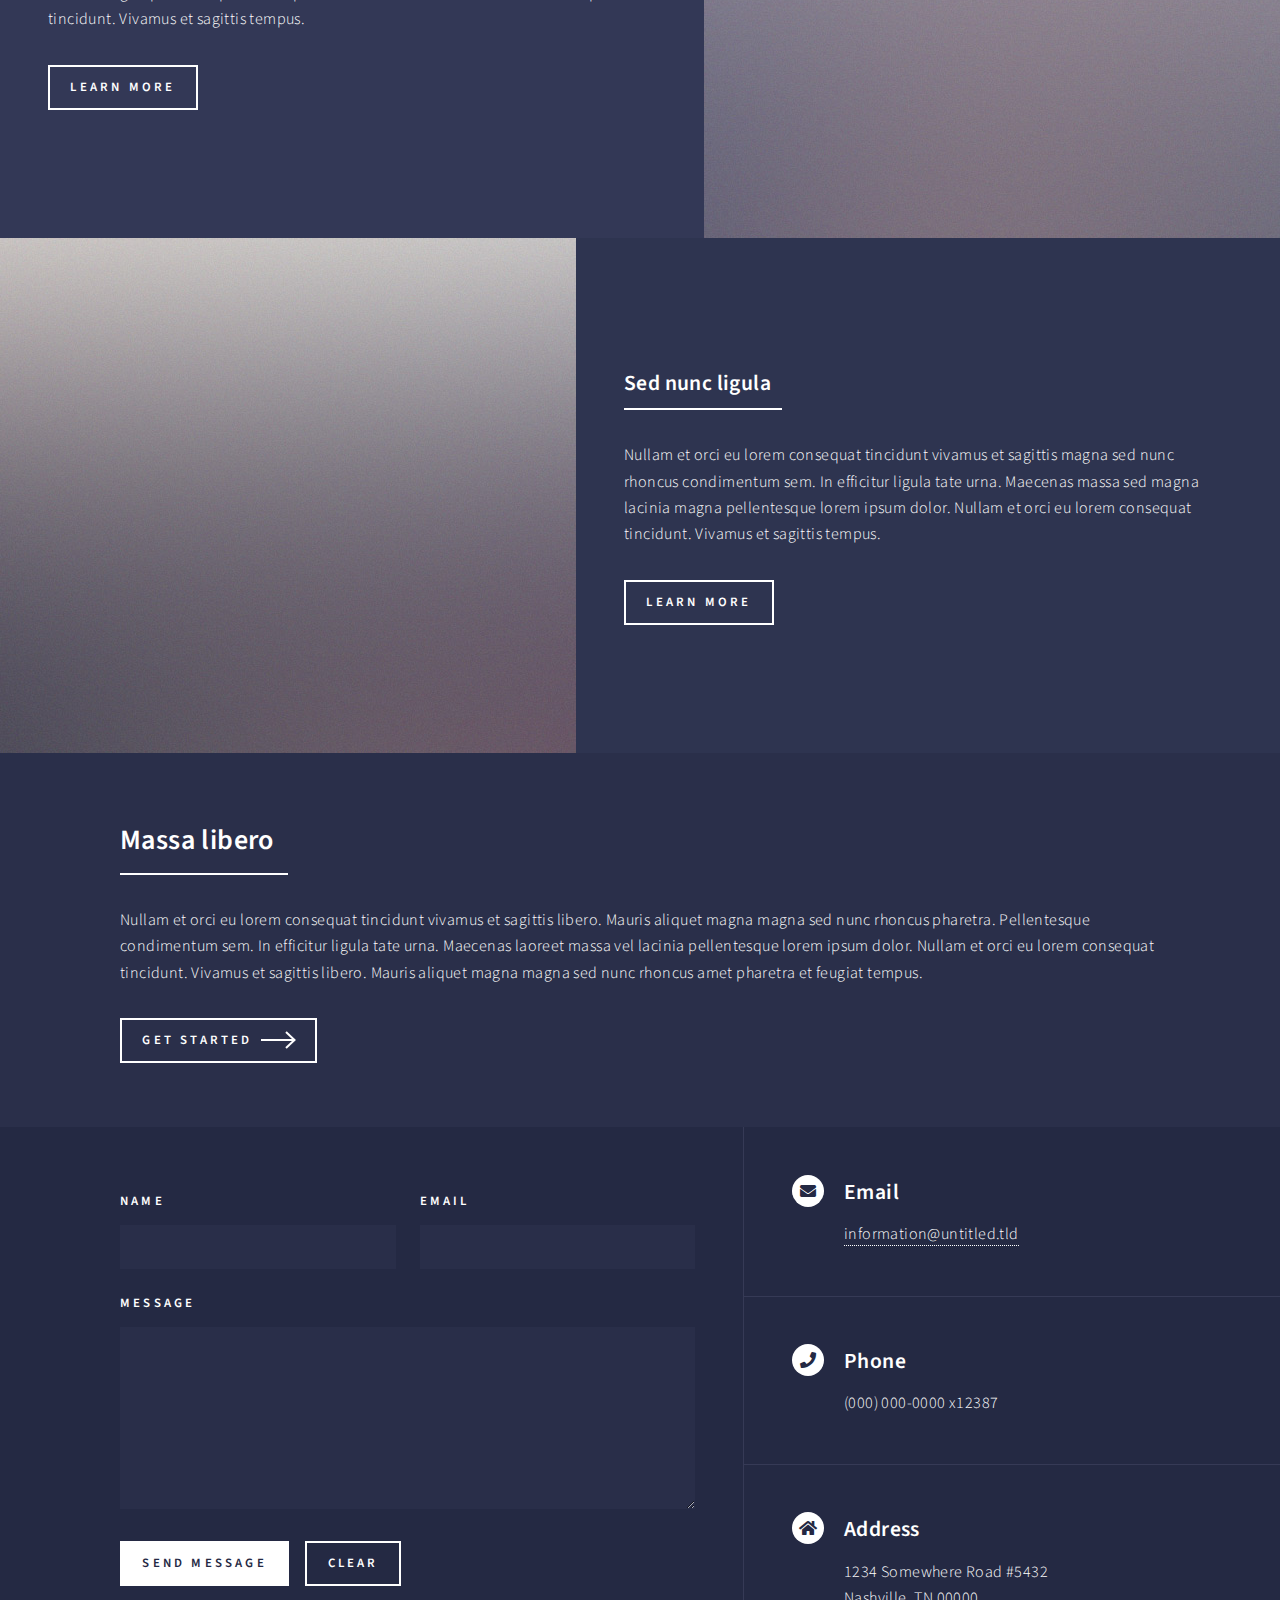
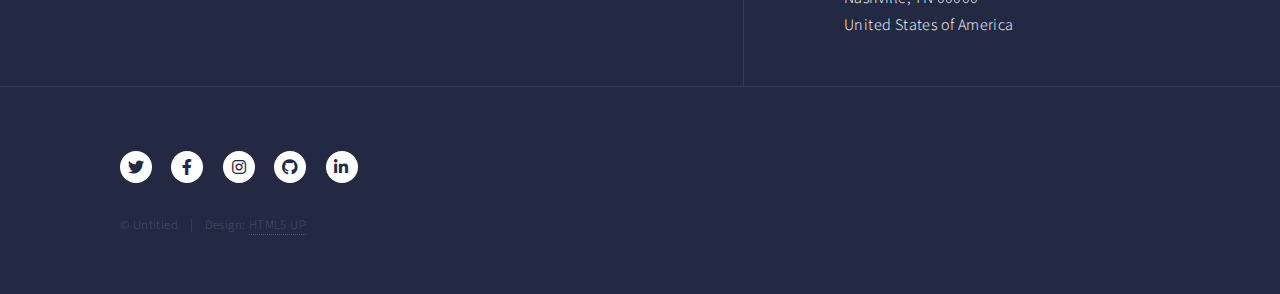
<file: my_website/landing.html>
<!DOCTYPE HTML>
<!--
	Forty by HTML5 UP
	html5up.net | @ajlkn
	Free for personal and commercial use under the CCA 3.0 license (html5up.net/license)
-->
<html>
	<head>
		<title>Landing - Forty by HTML5 UP</title>
		<meta charset="utf-8" />
		<meta name="viewport" content="width=device-width, initial-scale=1, user-scalable=no" />
		<link rel="stylesheet" href="assets/css/main.css" />
		<noscript><link rel="stylesheet" href="assets/css/noscript.css" /></noscript>
	</head>
	<body class="is-preload">

		<!-- Wrapper -->
			<div id="wrapper">

				<!-- Header -->
				<!-- Note: The "styleN" class below should match that of the banner element. -->
					<header id="header" class="alt style2">
						<a href="index.html" class="logo"><strong>Forty</strong> <span>by HTML5 UP</span></a>
						<nav>
							<a href="#menu">Menu</a>
						</nav>
					</header>

				<!-- Menu -->
					<nav id="menu">
						<ul class="links">
							<li><a href="index.html">Home</a></li>
							<li><a href="landing.html">Landing</a></li>
							<li><a href="generic.html">Generic</a></li>
							<li><a href="elements.html">Elements</a></li>
						</ul>
						<ul class="actions stacked">
							<li><a href="#" class="button primary fit">Get Started</a></li>
							<li><a href="#" class="button fit">Log In</a></li>
						</ul>
					</nav>

				<!-- Banner -->
				<!-- Note: The "styleN" class below should match that of the header element. -->
					<section id="banner" class="style2">
						<div class="inner">
							<span class="image">
								<img src="images/pic07.jpg" alt="" />
							</span>
							<header class="major">
								<h1>Landing</h1>
							</header>
							<div class="content">
								<p>Lorem ipsum dolor sit amet nullam consequat<br />
								sed veroeros. tempus adipiscing nulla.</p>
							</div>
						</div>
					</section>

				<!-- Main -->
					<div id="main">

						<!-- One -->
							<section id="one">
								<div class="inner">
									<header class="major">
										<h2>Sed amet aliquam</h2>
									</header>
									<p>Nullam et orci eu lorem consequat tincidunt vivamus et sagittis magna sed nunc rhoncus condimentum sem. In efficitur ligula tate urna. Maecenas massa vel lacinia pellentesque lorem ipsum dolor. Nullam et orci eu lorem consequat tincidunt. Vivamus et sagittis libero. Nullam et orci eu lorem consequat tincidunt vivamus et sagittis magna sed nunc rhoncus condimentum sem. In efficitur ligula tate urna.</p>
								</div>
							</section>

						<!-- Two -->
							<section id="two" class="spotlights">
								<section>
									<a href="generic.html" class="image">
										<img src="images/pic08.jpg" alt="" data-position="center center" />
									</a>
									<div class="content">
										<div class="inner">
											<header class="major">
												<h3>Orci maecenas</h3>
											</header>
											<p>Nullam et orci eu lorem consequat tincidunt vivamus et sagittis magna sed nunc rhoncus condimentum sem. In efficitur ligula tate urna. Maecenas massa sed magna lacinia magna pellentesque lorem ipsum dolor. Nullam et orci eu lorem consequat tincidunt. Vivamus et sagittis tempus.</p>
											<ul class="actions">
												<li><a href="generic.html" class="button">Learn more</a></li>
											</ul>
										</div>
									</div>
								</section>
								<section>
									<a href="generic.html" class="image">
										<img src="images/pic09.jpg" alt="" data-position="top center" />
									</a>
									<div class="content">
										<div class="inner">
											<header class="major">
												<h3>Rhoncus magna</h3>
											</header>
											<p>Nullam et orci eu lorem consequat tincidunt vivamus et sagittis magna sed nunc rhoncus condimentum sem. In efficitur ligula tate urna. Maecenas massa sed magna lacinia magna pellentesque lorem ipsum dolor. Nullam et orci eu lorem consequat tincidunt. Vivamus et sagittis tempus.</p>
											<ul class="actions">
												<li><a href="generic.html" class="button">Learn more</a></li>
											</ul>
										</div>
									</div>
								</section>
								<section>
									<a href="generic.html" class="image">
										<img src="images/pic10.jpg" alt="" data-position="25% 25%" />
									</a>
									<div class="content">
										<div class="inner">
											<header class="major">
												<h3>Sed nunc ligula</h3>
											</header>
											<p>Nullam et orci eu lorem consequat tincidunt vivamus et sagittis magna sed nunc rhoncus condimentum sem. In efficitur ligula tate urna. Maecenas massa sed magna lacinia magna pellentesque lorem ipsum dolor. Nullam et orci eu lorem consequat tincidunt. Vivamus et sagittis tempus.</p>
											<ul class="actions">
												<li><a href="generic.html" class="button">Learn more</a></li>
											</ul>
										</div>
									</div>
								</section>
							</section>

						<!-- Three -->
							<section id="three">
								<div class="inner">
									<header class="major">
										<h2>Massa libero</h2>
									</header>
									<p>Nullam et orci eu lorem consequat tincidunt vivamus et sagittis libero. Mauris aliquet magna magna sed nunc rhoncus pharetra. Pellentesque condimentum sem. In efficitur ligula tate urna. Maecenas laoreet massa vel lacinia pellentesque lorem ipsum dolor. Nullam et orci eu lorem consequat tincidunt. Vivamus et sagittis libero. Mauris aliquet magna magna sed nunc rhoncus amet pharetra et feugiat tempus.</p>
									<ul class="actions">
										<li><a href="generic.html" class="button next">Get Started</a></li>
									</ul>
								</div>
							</section>

					</div>

				<!-- Contact -->
					<section id="contact">
						<div class="inner">
							<section>
								<form method="post" action="#">
									<div class="fields">
										<div class="field half">
											<label for="name">Name</label>
											<input type="text" name="name" id="name" />
										</div>
										<div class="field half">
											<label for="email">Email</label>
											<input type="text" name="email" id="email" />
										</div>
										<div class="field">
											<label for="message">Message</label>
											<textarea name="message" id="message" rows="6"></textarea>
										</div>
									</div>
									<ul class="actions">
										<li><input type="submit" value="Send Message" class="primary" /></li>
										<li><input type="reset" value="Clear" /></li>
									</ul>
								</form>
							</section>
							<section class="split">
								<section>
									<div class="contact-method">
										<span class="icon solid alt fa-envelope"></span>
										<h3>Email</h3>
										<a href="#">information@untitled.tld</a>
									</div>
								</section>
								<section>
									<div class="contact-method">
										<span class="icon solid alt fa-phone"></span>
										<h3>Phone</h3>
										<span>(000) 000-0000 x12387</span>
									</div>
								</section>
								<section>
									<div class="contact-method">
										<span class="icon solid alt fa-home"></span>
										<h3>Address</h3>
										<span>1234 Somewhere Road #5432<br />
										Nashville, TN 00000<br />
										United States of America</span>
									</div>
								</section>
							</section>
						</div>
					</section>

				<!-- Footer -->
					<footer id="footer">
						<div class="inner">
							<ul class="icons">
								<li><a href="#" class="icon brands alt fa-twitter"><span class="label">Twitter</span></a></li>
								<li><a href="#" class="icon brands alt fa-facebook-f"><span class="label">Facebook</span></a></li>
								<li><a href="#" class="icon brands alt fa-instagram"><span class="label">Instagram</span></a></li>
								<li><a href="#" class="icon brands alt fa-github"><span class="label">GitHub</span></a></li>
								<li><a href="#" class="icon brands alt fa-linkedin-in"><span class="label">LinkedIn</span></a></li>
							</ul>
							<ul class="copyright">
								<li>&copy; Untitled</li><li>Design: <a href="https://html5up.net">HTML5 UP</a></li>
							</ul>
						</div>
					</footer>

			</div>

		<!-- Scripts -->
			<script src="assets/js/jquery.min.js"></script>
			<script src="assets/js/jquery.scrolly.min.js"></script>
			<script src="assets/js/jquery.scrollex.min.js"></script>
			<script src="assets/js/browser.min.js"></script>
			<script src="assets/js/breakpoints.min.js"></script>
			<script src="assets/js/util.js"></script>
			<script src="assets/js/main.js"></script>

	</body>
</html>
</file>
<file: my_website/assets/css/noscript.css>
/*
	Forty by HTML5 UP
	html5up.net | @ajlkn
	Free for personal and commercial use under the CCA 3.0 license (html5up.net/license)
*/

/* Banner */

	body.is-preload #banner:after {
		opacity: 0.85;
	}

	body.is-preload #banner > .inner {
		-moz-filter: none;
		-webkit-filter: none;
		-ms-filter: none;
		filter: none;
		-moz-transform: none;
		-webkit-transform: none;
		-ms-transform: none;
		transform: none;
		opacity: 1;
	}
</file>
<file: my_website/assets/css/main.css>
@import url(fontawesome-all.min.css);
@import url("https://fonts.googleapis.com/css?family=Source+Sans+Pro:300,300italic,600,600italic");

/*
	Forty by HTML5 UP
	html5up.net | @ajlkn
	Free for personal and commercial use under the CCA 3.0 license (html5up.net/license)
*/

html, body, div, span, applet, object,
iframe, h1, h2, h3, h4, h5, h6, p, blockquote,
pre, a, abbr, acronym, address, big, cite,
code, del, dfn, em, img, ins, kbd, q, s, samp,
small, strike, strong, sub, sup, tt, var, b,
u, i, center, dl, dt, dd, ol, ul, li, fieldset,
form, label, legend, table, caption, tbody,
tfoot, thead, tr, th, td, article, aside,
canvas, details, embed, figure, figcaption,
footer, header, hgroup, menu, nav, output, ruby,
section, summary, time, mark, audio, video {
	margin: 0;
	padding: 0;
	border: 0;
	font-size: 100%;
	font: inherit;
	vertical-align: baseline;}

article, aside, details, figcaption, figure,
footer, header, hgroup, menu, nav, section {
	display: block;}

body {
	line-height: 1;
}

ol, ul {
	list-style: none;
}

blockquote, q {
	quotes: none;
}

	blockquote:before, blockquote:after, q:before, q:after {
		content: '';
		content: none;
	}

table {
	border-collapse: collapse;
	border-spacing: 0;
}

body {
	-webkit-text-size-adjust: none;
}

mark {
	background-color: transparent;
	color: inherit;
}

input::-moz-focus-inner {
	border: 0;
	padding: 0;
}

input, select, textarea {
	-moz-appearance: none;
	-webkit-appearance: none;
	-ms-appearance: none;
	appearance: none;
}

/* Basic */

	@-ms-viewport {
		width: device-width;
	}

	body {
		-ms-overflow-style: scrollbar;
	}

	@media screen and (max-width: 480px) {

		html, body {
			min-width: 320px;
		}

	}

	html {
		box-sizing: border-box;
	}

	*, *:before, *:after {
		box-sizing: inherit;
	}

	body {
		background: #242943;
	}

		body.is-preload *, body.is-preload *:before, body.is-preload *:after {
			-moz-animation: none !important;
			-webkit-animation: none !important;
			-ms-animation: none !important;
			animation: none !important;
			-moz-transition: none !important;
			-webkit-transition: none !important;
			-ms-transition: none !important;
			transition: none !important;
		}

/* Type */

	body, input, select, textarea {
		color: #ffffff;
		font-family: "Source Sans Pro", Helvetica, sans-serif;
		font-size: 17pt;
		font-weight: 300;
		letter-spacing: 0.025em;
		line-height: 1.65;
	}

		@media screen and (max-width: 1680px) {

			body, input, select, textarea {
				font-size: 14pt;
			}

		}

		@media screen and (max-width: 1280px) {

			body, input, select, textarea {
				font-size: 12pt;
			}

		}

		@media screen and (max-width: 360px) {

			body, input, select, textarea {
				font-size: 11pt;
			}

		}

	a {
		-moz-transition: color 0.2s ease-in-out, border-bottom-color 0.2s ease-in-out;
		-webkit-transition: color 0.2s ease-in-out, border-bottom-color 0.2s ease-in-out;
		-ms-transition: color 0.2s ease-in-out, border-bottom-color 0.2s ease-in-out;
		transition: color 0.2s ease-in-out, border-bottom-color 0.2s ease-in-out;
		border-bottom: dotted 1px;
		color: inherit;
		text-decoration: none;
	}

		a:hover {
			border-bottom-color: transparent;
			color: #9bf1ff !important;
		}

		a:active {
			color: #53e3fb !important;
		}

	strong, b {
		color: #ffffff;
		font-weight: 600;
	}

	em, i {
		font-style: italic;
	}

	p {
		margin: 0 0 2em 0;
	}

	h1, h2, h3, h4, h5, h6 {
		color: #ffffff;
		font-weight: 600;
		line-height: 1.65;
		margin: 0 0 1em 0;
	}

		h1 a, h2 a, h3 a, h4 a, h5 a, h6 a {
			color: inherit;
			border-bottom: 0;
		}

	h1 {
		font-size: 2.5em;
	}

	h2 {
		font-size: 1.75em;
	}

	h3 {
		font-size: 1.35em;
	}

	h4 {
		font-size: 1.1em;
	}

	h5 {
		font-size: 0.9em;
	}

	h6 {
		font-size: 0.7em;
	}

	@media screen and (max-width: 736px) {

		h1 {
			font-size: 2em;
		}

		h2 {
			font-size: 1.5em;
		}

		h3 {
			font-size: 1.25em;
		}

	}

	sub {
		font-size: 0.8em;
		position: relative;
		top: 0.5em;
	}

	sup {
		font-size: 0.8em;
		position: relative;
		top: -0.5em;
	}

	blockquote {
		border-left: solid 4px rgba(212, 212, 255, 0.1);
		font-style: italic;
		margin: 0 0 2em 0;
		padding: 0.5em 0 0.5em 2em;
	}

	code {
		background: rgba(212, 212, 255, 0.035);
		font-family: "Courier New", monospace;
		font-size: 0.9em;
		margin: 0 0.25em;
		padding: 0.25em 0.65em;
	}

	pre {
		-webkit-overflow-scrolling: touch;
		font-family: "Courier New", monospace;
		font-size: 0.9em;
		margin: 0 0 2em 0;
	}

		pre code {
			display: block;
			line-height: 1.75;
			padding: 1em 1.5em;
			overflow-x: auto;
		}

	hr {
		border: 0;
		border-bottom: solid 1px rgba(212, 212, 255, 0.1);
		margin: 2em 0;
	}

		hr.major {
			margin: 3em 0;
		}

	.align-left {
		text-align: left;
	}

	.align-center {
		text-align: center;
	}

	.align-right {
		text-align: right;
	}

/* Row */

	.row {
		display: flex;
		flex-wrap: wrap;
		box-sizing: border-box;
		align-items: stretch;
	}

		.row > * {
			box-sizing: border-box;
		}

		.row.gtr-uniform > * > :last-child {
			margin-bottom: 0;
		}

		.row.aln-left {
			justify-content: flex-start;
		}

		.row.aln-center {
			justify-content: center;
		}

		.row.aln-right {
			justify-content: flex-end;
		}

		.row.aln-top {
			align-items: flex-start;
		}

		.row.aln-middle {
			align-items: center;
		}

		.row.aln-bottom {
			align-items: flex-end;
		}

		.row > .imp {
			order: -1;
		}

		.row > .col-1 {
			width: 8.33333%;
		}

		.row > .off-1 {
			margin-left: 8.33333%;
		}

		.row > .col-2 {
			width: 16.66667%;
		}

		.row > .off-2 {
			margin-left: 16.66667%;
		}

		.row > .col-3 {
			width: 25%;
		}

		.row > .off-3 {
			margin-left: 25%;
		}

		.row > .col-4 {
			width: 33.33333%;
		}

		.row > .off-4 {
			margin-left: 33.33333%;
		}

		.row > .col-5 {
			width: 41.66667%;
		}

		.row > .off-5 {
			margin-left: 41.66667%;
		}

		.row > .col-6 {
			width: 50%;
		}

		.row > .off-6 {
			margin-left: 50%;
		}

		.row > .col-7 {
			width: 58.33333%;
		}

		.row > .off-7 {
			margin-left: 58.33333%;
		}

		.row > .col-8 {
			width: 66.66667%;
		}

		.row > .off-8 {
			margin-left: 66.66667%;
		}

		.row > .col-9 {
			width: 75%;
		}

		.row > .off-9 {
			margin-left: 75%;
		}

		.row > .col-10 {
			width: 83.33333%;
		}

		.row > .off-10 {
			margin-left: 83.33333%;
		}

		.row > .col-11 {
			width: 91.66667%;
		}

		.row > .off-11 {
			margin-left: 91.66667%;
		}

		.row > .col-12 {
			width: 100%;
		}

		.row > .off-12 {
			margin-left: 100%;
		}

		.row.gtr-0 {
			margin-top: 0;
			margin-left: 0em;
		}

			.row.gtr-0 > * {
				padding: 0 0 0 0em;
			}

			.row.gtr-0.gtr-uniform {
				margin-top: 0em;
			}

				.row.gtr-0.gtr-uniform > * {
					padding-top: 0em;
				}

		.row.gtr-25 {
			margin-top: 0;
			margin-left: -0.5em;
		}

			.row.gtr-25 > * {
				padding: 0 0 0 0.5em;
			}

			.row.gtr-25.gtr-uniform {
				margin-top: -0.5em;
			}

				.row.gtr-25.gtr-uniform > * {
					padding-top: 0.5em;
				}

		.row.gtr-50 {
			margin-top: 0;
			margin-left: -1em;
		}

			.row.gtr-50 > * {
				padding: 0 0 0 1em;
			}

			.row.gtr-50.gtr-uniform {
				margin-top: -1em;
			}

				.row.gtr-50.gtr-uniform > * {
					padding-top: 1em;
				}

		.row {
			margin-top: 0;
			margin-left: -2em;
		}

			.row > * {
				padding: 0 0 0 2em;
			}

			.row.gtr-uniform {
				margin-top: -2em;
			}

				.row.gtr-uniform > * {
					padding-top: 2em;
				}

		.row.gtr-150 {
			margin-top: 0;
			margin-left: -3em;
		}

			.row.gtr-150 > * {
				padding: 0 0 0 3em;
			}

			.row.gtr-150.gtr-uniform {
				margin-top: -3em;
			}

				.row.gtr-150.gtr-uniform > * {
					padding-top: 3em;
				}

		.row.gtr-200 {
			margin-top: 0;
			margin-left: -4em;
		}

			.row.gtr-200 > * {
				padding: 0 0 0 4em;
			}

			.row.gtr-200.gtr-uniform {
				margin-top: -4em;
			}

				.row.gtr-200.gtr-uniform > * {
					padding-top: 4em;
				}

		@media screen and (max-width: 1680px) {

			.row {
				display: flex;
				flex-wrap: wrap;
				box-sizing: border-box;
				align-items: stretch;
			}

				.row > * {
					box-sizing: border-box;
				}

				.row.gtr-uniform > * > :last-child {
					margin-bottom: 0;
				}

				.row.aln-left {
					justify-content: flex-start;
				}

				.row.aln-center {
					justify-content: center;
				}

				.row.aln-right {
					justify-content: flex-end;
				}

				.row.aln-top {
					align-items: flex-start;
				}

				.row.aln-middle {
					align-items: center;
				}

				.row.aln-bottom {
					align-items: flex-end;
				}

				.row > .imp-xlarge {
					order: -1;
				}

				.row > .col-1-xlarge {
					width: 8.33333%;
				}

				.row > .off-1-xlarge {
					margin-left: 8.33333%;
				}

				.row > .col-2-xlarge {
					width: 16.66667%;
				}

				.row > .off-2-xlarge {
					margin-left: 16.66667%;
				}

				.row > .col-3-xlarge {
					width: 25%;
				}

				.row > .off-3-xlarge {
					margin-left: 25%;
				}

				.row > .col-4-xlarge {
					width: 33.33333%;
				}

				.row > .off-4-xlarge {
					margin-left: 33.33333%;
				}

				.row > .col-5-xlarge {
					width: 41.66667%;
				}

				.row > .off-5-xlarge {
					margin-left: 41.66667%;
				}

				.row > .col-6-xlarge {
					width: 50%;
				}

				.row > .off-6-xlarge {
					margin-left: 50%;
				}

				.row > .col-7-xlarge {
					width: 58.33333%;
				}

				.row > .off-7-xlarge {
					margin-left: 58.33333%;
				}

				.row > .col-8-xlarge {
					width: 66.66667%;
				}

				.row > .off-8-xlarge {
					margin-left: 66.66667%;
				}

				.row > .col-9-xlarge {
					width: 75%;
				}

				.row > .off-9-xlarge {
					margin-left: 75%;
				}

				.row > .col-10-xlarge {
					width: 83.33333%;
				}

				.row > .off-10-xlarge {
					margin-left: 83.33333%;
				}

				.row > .col-11-xlarge {
					width: 91.66667%;
				}

				.row > .off-11-xlarge {
					margin-left: 91.66667%;
				}

				.row > .col-12-xlarge {
					width: 100%;
				}

				.row > .off-12-xlarge {
					margin-left: 100%;
				}

				.row.gtr-0 {
					margin-top: 0;
					margin-left: 0em;
				}

					.row.gtr-0 > * {
						padding: 0 0 0 0em;
					}

					.row.gtr-0.gtr-uniform {
						margin-top: 0em;
					}

						.row.gtr-0.gtr-uniform > * {
							padding-top: 0em;
						}

				.row.gtr-25 {
					margin-top: 0;
					margin-left: -0.5em;
				}

					.row.gtr-25 > * {
						padding: 0 0 0 0.5em;
					}

					.row.gtr-25.gtr-uniform {
						margin-top: -0.5em;
					}

						.row.gtr-25.gtr-uniform > * {
							padding-top: 0.5em;
						}

				.row.gtr-50 {
					margin-top: 0;
					margin-left: -1em;
				}

					.row.gtr-50 > * {
						padding: 0 0 0 1em;
					}

					.row.gtr-50.gtr-uniform {
						margin-top: -1em;
					}

						.row.gtr-50.gtr-uniform > * {
							padding-top: 1em;
						}

				.row {
					margin-top: 0;
					margin-left: -2em;
				}

					.row > * {
						padding: 0 0 0 2em;
					}

					.row.gtr-uniform {
						margin-top: -2em;
					}

						.row.gtr-uniform > * {
							padding-top: 2em;
						}

				.row.gtr-150 {
					margin-top: 0;
					margin-left: -3em;
				}

					.row.gtr-150 > * {
						padding: 0 0 0 3em;
					}

					.row.gtr-150.gtr-uniform {
						margin-top: -3em;
					}

						.row.gtr-150.gtr-uniform > * {
							padding-top: 3em;
						}

				.row.gtr-200 {
					margin-top: 0;
					margin-left: -4em;
				}

					.row.gtr-200 > * {
						padding: 0 0 0 4em;
					}

					.row.gtr-200.gtr-uniform {
						margin-top: -4em;
					}

						.row.gtr-200.gtr-uniform > * {
							padding-top: 4em;
						}

		}

		@media screen and (max-width: 1280px) {

			.row {
				display: flex;
				flex-wrap: wrap;
				box-sizing: border-box;
				align-items: stretch;
			}

				.row > * {
					box-sizing: border-box;
				}

				.row.gtr-uniform > * > :last-child {
					margin-bottom: 0;
				}

				.row.aln-left {
					justify-content: flex-start;
				}

				.row.aln-center {
					justify-content: center;
				}

				.row.aln-right {
					justify-content: flex-end;
				}

				.row.aln-top {
					align-items: flex-start;
				}

				.row.aln-middle {
					align-items: center;
				}

				.row.aln-bottom {
					align-items: flex-end;
				}

				.row > .imp-large {
					order: -1;
				}

				.row > .col-1-large {
					width: 8.33333%;
				}

				.row > .off-1-large {
					margin-left: 8.33333%;
				}

				.row > .col-2-large {
					width: 16.66667%;
				}

				.row > .off-2-large {
					margin-left: 16.66667%;
				}

				.row > .col-3-large {
					width: 25%;
				}

				.row > .off-3-large {
					margin-left: 25%;
				}

				.row > .col-4-large {
					width: 33.33333%;
				}

				.row > .off-4-large {
					margin-left: 33.33333%;
				}

				.row > .col-5-large {
					width: 41.66667%;
				}

				.row > .off-5-large {
					margin-left: 41.66667%;
				}

				.row > .col-6-large {
					width: 50%;
				}

				.row > .off-6-large {
					margin-left: 50%;
				}

				.row > .col-7-large {
					width: 58.33333%;
				}

				.row > .off-7-large {
					margin-left: 58.33333%;
				}

				.row > .col-8-large {
					width: 66.66667%;
				}

				.row > .off-8-large {
					margin-left: 66.66667%;
				}

				.row > .col-9-large {
					width: 75%;
				}

				.row > .off-9-large {
					margin-left: 75%;
				}

				.row > .col-10-large {
					width: 83.33333%;
				}

				.row > .off-10-large {
					margin-left: 83.33333%;
				}

				.row > .col-11-large {
					width: 91.66667%;
				}

				.row > .off-11-large {
					margin-left: 91.66667%;
				}

				.row > .col-12-large {
					width: 100%;
				}

				.row > .off-12-large {
					margin-left: 100%;
				}

				.row.gtr-0 {
					margin-top: 0;
					margin-left: 0em;
				}

					.row.gtr-0 > * {
						padding: 0 0 0 0em;
					}

					.row.gtr-0.gtr-uniform {
						margin-top: 0em;
					}

						.row.gtr-0.gtr-uniform > * {
							padding-top: 0em;
						}

				.row.gtr-25 {
					margin-top: 0;
					margin-left: -0.375em;
				}

					.row.gtr-25 > * {
						padding: 0 0 0 0.375em;
					}

					.row.gtr-25.gtr-uniform {
						margin-top: -0.375em;
					}

						.row.gtr-25.gtr-uniform > * {
							padding-top: 0.375em;
						}

				.row.gtr-50 {
					margin-top: 0;
					margin-left: -0.75em;
				}

					.row.gtr-50 > * {
						padding: 0 0 0 0.75em;
					}

					.row.gtr-50.gtr-uniform {
						margin-top: -0.75em;
					}

						.row.gtr-50.gtr-uniform > * {
							padding-top: 0.75em;
						}

				.row {
					margin-top: 0;
					margin-left: -1.5em;
				}

					.row > * {
						padding: 0 0 0 1.5em;
					}

					.row.gtr-uniform {
						margin-top: -1.5em;
					}

						.row.gtr-uniform > * {
							padding-top: 1.5em;
						}

				.row.gtr-150 {
					margin-top: 0;
					margin-left: -2.25em;
				}

					.row.gtr-150 > * {
						padding: 0 0 0 2.25em;
					}

					.row.gtr-150.gtr-uniform {
						margin-top: -2.25em;
					}

						.row.gtr-150.gtr-uniform > * {
							padding-top: 2.25em;
						}

				.row.gtr-200 {
					margin-top: 0;
					margin-left: -3em;
				}

					.row.gtr-200 > * {
						padding: 0 0 0 3em;
					}

					.row.gtr-200.gtr-uniform {
						margin-top: -3em;
					}

						.row.gtr-200.gtr-uniform > * {
							padding-top: 3em;
						}

		}

		@media screen and (max-width: 980px) {

			.row {
				display: flex;
				flex-wrap: wrap;
				box-sizing: border-box;
				align-items: stretch;
			}

				.row > * {
					box-sizing: border-box;
				}

				.row.gtr-uniform > * > :last-child {
					margin-bottom: 0;
				}

				.row.aln-left {
					justify-content: flex-start;
				}

				.row.aln-center {
					justify-content: center;
				}

				.row.aln-right {
					justify-content: flex-end;
				}

				.row.aln-top {
					align-items: flex-start;
				}

				.row.aln-middle {
					align-items: center;
				}

				.row.aln-bottom {
					align-items: flex-end;
				}

				.row > .imp-medium {
					order: -1;
				}

				.row > .col-1-medium {
					width: 8.33333%;
				}

				.row > .off-1-medium {
					margin-left: 8.33333%;
				}

				.row > .col-2-medium {
					width: 16.66667%;
				}

				.row > .off-2-medium {
					margin-left: 16.66667%;
				}

				.row > .col-3-medium {
					width: 25%;
				}

				.row > .off-3-medium {
					margin-left: 25%;
				}

				.row > .col-4-medium {
					width: 33.33333%;
				}

				.row > .off-4-medium {
					margin-left: 33.33333%;
				}

				.row > .col-5-medium {
					width: 41.66667%;
				}

				.row > .off-5-medium {
					margin-left: 41.66667%;
				}

				.row > .col-6-medium {
					width: 50%;
				}

				.row > .off-6-medium {
					margin-left: 50%;
				}

				.row > .col-7-medium {
					width: 58.33333%;
				}

				.row > .off-7-medium {
					margin-left: 58.33333%;
				}

				.row > .col-8-medium {
					width: 66.66667%;
				}

				.row > .off-8-medium {
					margin-left: 66.66667%;
				}

				.row > .col-9-medium {
					width: 75%;
				}

				.row > .off-9-medium {
					margin-left: 75%;
				}

				.row > .col-10-medium {
					width: 83.33333%;
				}

				.row > .off-10-medium {
					margin-left: 83.33333%;
				}

				.row > .col-11-medium {
					width: 91.66667%;
				}

				.row > .off-11-medium {
					margin-left: 91.66667%;
				}

				.row > .col-12-medium {
					width: 100%;
				}

				.row > .off-12-medium {
					margin-left: 100%;
				}

				.row.gtr-0 {
					margin-top: 0;
					margin-left: 0em;
				}

					.row.gtr-0 > * {
						padding: 0 0 0 0em;
					}

					.row.gtr-0.gtr-uniform {
						margin-top: 0em;
					}

						.row.gtr-0.gtr-uniform > * {
							padding-top: 0em;
						}

				.row.gtr-25 {
					margin-top: 0;
					margin-left: -0.375em;
				}

					.row.gtr-25 > * {
						padding: 0 0 0 0.375em;
					}

					.row.gtr-25.gtr-uniform {
						margin-top: -0.375em;
					}

						.row.gtr-25.gtr-uniform > * {
							padding-top: 0.375em;
						}

				.row.gtr-50 {
					margin-top: 0;
					margin-left: -0.75em;
				}

					.row.gtr-50 > * {
						padding: 0 0 0 0.75em;
					}

					.row.gtr-50.gtr-uniform {
						margin-top: -0.75em;
					}

						.row.gtr-50.gtr-uniform > * {
							padding-top: 0.75em;
						}

				.row {
					margin-top: 0;
					margin-left: -1.5em;
				}

					.row > * {
						padding: 0 0 0 1.5em;
					}

					.row.gtr-uniform {
						margin-top: -1.5em;
					}

						.row.gtr-uniform > * {
							padding-top: 1.5em;
						}

				.row.gtr-150 {
					margin-top: 0;
					margin-left: -2.25em;
				}

					.row.gtr-150 > * {
						padding: 0 0 0 2.25em;
					}

					.row.gtr-150.gtr-uniform {
						margin-top: -2.25em;
					}

						.row.gtr-150.gtr-uniform > * {
							padding-top: 2.25em;
						}

				.row.gtr-200 {
					margin-top: 0;
					margin-left: -3em;
				}

					.row.gtr-200 > * {
						padding: 0 0 0 3em;
					}

					.row.gtr-200.gtr-uniform {
						margin-top: -3em;
					}

						.row.gtr-200.gtr-uniform > * {
							padding-top: 3em;
						}

		}

		@media screen and (max-width: 736px) {

			.row {
				display: flex;
				flex-wrap: wrap;
				box-sizing: border-box;
				align-items: stretch;
			}

				.row > * {
					box-sizing: border-box;
				}

				.row.gtr-uniform > * > :last-child {
					margin-bottom: 0;
				}

				.row.aln-left {
					justify-content: flex-start;
				}

				.row.aln-center {
					justify-content: center;
				}

				.row.aln-right {
					justify-content: flex-end;
				}

				.row.aln-top {
					align-items: flex-start;
				}

				.row.aln-middle {
					align-items: center;
				}

				.row.aln-bottom {
					align-items: flex-end;
				}

				.row > .imp-small {
					order: -1;
				}

				.row > .col-1-small {
					width: 8.33333%;
				}

				.row > .off-1-small {
					margin-left: 8.33333%;
				}

				.row > .col-2-small {
					width: 16.66667%;
				}

				.row > .off-2-small {
					margin-left: 16.66667%;
				}

				.row > .col-3-small {
					width: 25%;
				}

				.row > .off-3-small {
					margin-left: 25%;
				}

				.row > .col-4-small {
					width: 33.33333%;
				}

				.row > .off-4-small {
					margin-left: 33.33333%;
				}

				.row > .col-5-small {
					width: 41.66667%;
				}

				.row > .off-5-small {
					margin-left: 41.66667%;
				}

				.row > .col-6-small {
					width: 50%;
				}

				.row > .off-6-small {
					margin-left: 50%;
				}

				.row > .col-7-small {
					width: 58.33333%;
				}

				.row > .off-7-small {
					margin-left: 58.33333%;
				}

				.row > .col-8-small {
					width: 66.66667%;
				}

				.row > .off-8-small {
					margin-left: 66.66667%;
				}

				.row > .col-9-small {
					width: 75%;
				}

				.row > .off-9-small {
					margin-left: 75%;
				}

				.row > .col-10-small {
					width: 83.33333%;
				}

				.row > .off-10-small {
					margin-left: 83.33333%;
				}

				.row > .col-11-small {
					width: 91.66667%;
				}

				.row > .off-11-small {
					margin-left: 91.66667%;
				}

				.row > .col-12-small {
					width: 100%;
				}

				.row > .off-12-small {
					margin-left: 100%;
				}

				.row.gtr-0 {
					margin-top: 0;
					margin-left: 0em;
				}

					.row.gtr-0 > * {
						padding: 0 0 0 0em;
					}

					.row.gtr-0.gtr-uniform {
						margin-top: 0em;
					}

						.row.gtr-0.gtr-uniform > * {
							padding-top: 0em;
						}

				.row.gtr-25 {
					margin-top: 0;
					margin-left: -0.3125em;
				}

					.row.gtr-25 > * {
						padding: 0 0 0 0.3125em;
					}

					.row.gtr-25.gtr-uniform {
						margin-top: -0.3125em;
					}

						.row.gtr-25.gtr-uniform > * {
							padding-top: 0.3125em;
						}

				.row.gtr-50 {
					margin-top: 0;
					margin-left: -0.625em;
				}

					.row.gtr-50 > * {
						padding: 0 0 0 0.625em;
					}

					.row.gtr-50.gtr-uniform {
						margin-top: -0.625em;
					}

						.row.gtr-50.gtr-uniform > * {
							padding-top: 0.625em;
						}

				.row {
					margin-top: 0;
					margin-left: -1.25em;
				}

					.row > * {
						padding: 0 0 0 1.25em;
					}

					.row.gtr-uniform {
						margin-top: -1.25em;
					}

						.row.gtr-uniform > * {
							padding-top: 1.25em;
						}

				.row.gtr-150 {
					margin-top: 0;
					margin-left: -1.875em;
				}

					.row.gtr-150 > * {
						padding: 0 0 0 1.875em;
					}

					.row.gtr-150.gtr-uniform {
						margin-top: -1.875em;
					}

						.row.gtr-150.gtr-uniform > * {
							padding-top: 1.875em;
						}

				.row.gtr-200 {
					margin-top: 0;
					margin-left: -2.5em;
				}

					.row.gtr-200 > * {
						padding: 0 0 0 2.5em;
					}

					.row.gtr-200.gtr-uniform {
						margin-top: -2.5em;
					}

						.row.gtr-200.gtr-uniform > * {
							padding-top: 2.5em;
						}

		}

		@media screen and (max-width: 480px) {

			.row {
				display: flex;
				flex-wrap: wrap;
				box-sizing: border-box;
				align-items: stretch;
			}

				.row > * {
					box-sizing: border-box;
				}

				.row.gtr-uniform > * > :last-child {
					margin-bottom: 0;
				}

				.row.aln-left {
					justify-content: flex-start;
				}

				.row.aln-center {
					justify-content: center;
				}

				.row.aln-right {
					justify-content: flex-end;
				}

				.row.aln-top {
					align-items: flex-start;
				}

				.row.aln-middle {
					align-items: center;
				}

				.row.aln-bottom {
					align-items: flex-end;
				}

				.row > .imp-xsmall {
					order: -1;
				}

				.row > .col-1-xsmall {
					width: 8.33333%;
				}

				.row > .off-1-xsmall {
					margin-left: 8.33333%;
				}

				.row > .col-2-xsmall {
					width: 16.66667%;
				}

				.row > .off-2-xsmall {
					margin-left: 16.66667%;
				}

				.row > .col-3-xsmall {
					width: 25%;
				}

				.row > .off-3-xsmall {
					margin-left: 25%;
				}

				.row > .col-4-xsmall {
					width: 33.33333%;
				}

				.row > .off-4-xsmall {
					margin-left: 33.33333%;
				}

				.row > .col-5-xsmall {
					width: 41.66667%;
				}

				.row > .off-5-xsmall {
					margin-left: 41.66667%;
				}

				.row > .col-6-xsmall {
					width: 50%;
				}

				.row > .off-6-xsmall {
					margin-left: 50%;
				}

				.row > .col-7-xsmall {
					width: 58.33333%;
				}

				.row > .off-7-xsmall {
					margin-left: 58.33333%;
				}

				.row > .col-8-xsmall {
					width: 66.66667%;
				}

				.row > .off-8-xsmall {
					margin-left: 66.66667%;
				}

				.row > .col-9-xsmall {
					width: 75%;
				}

				.row > .off-9-xsmall {
					margin-left: 75%;
				}

				.row > .col-10-xsmall {
					width: 83.33333%;
				}

				.row > .off-10-xsmall {
					margin-left: 83.33333%;
				}

				.row > .col-11-xsmall {
					width: 91.66667%;
				}

				.row > .off-11-xsmall {
					margin-left: 91.66667%;
				}

				.row > .col-12-xsmall {
					width: 100%;
				}

				.row > .off-12-xsmall {
					margin-left: 100%;
				}

				.row.gtr-0 {
					margin-top: 0;
					margin-left: 0em;
				}

					.row.gtr-0 > * {
						padding: 0 0 0 0em;
					}

					.row.gtr-0.gtr-uniform {
						margin-top: 0em;
					}

						.row.gtr-0.gtr-uniform > * {
							padding-top: 0em;
						}

				.row.gtr-25 {
					margin-top: 0;
					margin-left: -0.3125em;
				}

					.row.gtr-25 > * {
						padding: 0 0 0 0.3125em;
					}

					.row.gtr-25.gtr-uniform {
						margin-top: -0.3125em;
					}

						.row.gtr-25.gtr-uniform > * {
							padding-top: 0.3125em;
						}

				.row.gtr-50 {
					margin-top: 0;
					margin-left: -0.625em;
				}

					.row.gtr-50 > * {
						padding: 0 0 0 0.625em;
					}

					.row.gtr-50.gtr-uniform {
						margin-top: -0.625em;
					}

						.row.gtr-50.gtr-uniform > * {
							padding-top: 0.625em;
						}

				.row {
					margin-top: 0;
					margin-left: -1.25em;
				}

					.row > * {
						padding: 0 0 0 1.25em;
					}

					.row.gtr-uniform {
						margin-top: -1.25em;
					}

						.row.gtr-uniform > * {
							padding-top: 1.25em;
						}

				.row.gtr-150 {
					margin-top: 0;
					margin-left: -1.875em;
				}

					.row.gtr-150 > * {
						padding: 0 0 0 1.875em;
					}

					.row.gtr-150.gtr-uniform {
						margin-top: -1.875em;
					}

						.row.gtr-150.gtr-uniform > * {
							padding-top: 1.875em;
						}

				.row.gtr-200 {
					margin-top: 0;
					margin-left: -2.5em;
				}

					.row.gtr-200 > * {
						padding: 0 0 0 2.5em;
					}

					.row.gtr-200.gtr-uniform {
						margin-top: -2.5em;
					}

						.row.gtr-200.gtr-uniform > * {
							padding-top: 2.5em;
						}

		}

/* Section/Article */

	section.special, article.special {
		text-align: center;
	}

	header.major {
		width: -moz-max-content;
		width: -webkit-max-content;
		width: -ms-max-content;
		width: max-content;
		margin-bottom: 2em;
	}

		header.major > :first-child {
			margin-bottom: 0;
			width: calc(100% + 0.5em);
		}

			header.major > :first-child:after {
				content: '';
				background-color: #ffffff;
				display: block;
				height: 2px;
				margin: 0.325em 0 0.5em 0;
				width: 100%;
			}

		header.major > p {
			font-size: 0.7em;
			font-weight: 600;
			letter-spacing: 0.25em;
			margin-bottom: 0;
			text-transform: uppercase;
		}

		body.is-ie header.major > :first-child:after {
			max-width: 9em;
		}

		body.is-ie header.major > h1:after {
			max-width: 100% !important;
		}

	@media screen and (max-width: 736px) {

		header.major > p br {
			display: none;
		}

	}

/* Form */

	form {
		margin: 0 0 2em 0;
	}

		form > :last-child {
			margin-bottom: 0;
		}

		form > .fields {
			display: -moz-flex;
			display: -webkit-flex;
			display: -ms-flex;
			display: flex;
			-moz-flex-wrap: wrap;
			-webkit-flex-wrap: wrap;
			-ms-flex-wrap: wrap;
			flex-wrap: wrap;
			width: calc(100% + 3em);
			margin: -1.5em 0 2em -1.5em;
		}

			form > .fields > .field {
				-moz-flex-grow: 0;
				-webkit-flex-grow: 0;
				-ms-flex-grow: 0;
				flex-grow: 0;
				-moz-flex-shrink: 0;
				-webkit-flex-shrink: 0;
				-ms-flex-shrink: 0;
				flex-shrink: 0;
				padding: 1.5em 0 0 1.5em;
				width: calc(100% - 1.5em);
			}

				form > .fields > .field.half {
					width: calc(50% - 0.75em);
				}

				form > .fields > .field.third {
					width: calc(100%/3 - 0.5em);
				}

				form > .fields > .field.quarter {
					width: calc(25% - 0.375em);
				}

		@media screen and (max-width: 480px) {

			form > .fields {
				width: calc(100% + 3em);
				margin: -1.5em 0 2em -1.5em;
			}

				form > .fields > .field {
					padding: 1.5em 0 0 1.5em;
					width: calc(100% - 1.5em);
				}

					form > .fields > .field.half {
						width: calc(100% - 1.5em);
					}

					form > .fields > .field.third {
						width: calc(100% - 1.5em);
					}

					form > .fields > .field.quarter {
						width: calc(100% - 1.5em);
					}

		}

	label {
		color: #ffffff;
		display: block;
		font-size: 0.8em;
		font-weight: 600;
		letter-spacing: 0.25em;
		margin: 0 0 1em 0;
		text-transform: uppercase;
	}

	input[type="text"],
	input[type="password"],
	input[type="email"],
	input[type="tel"],
	input[type="search"],
	input[type="url"],
	select,
	textarea {
		-moz-appearance: none;
		-webkit-appearance: none;
		-ms-appearance: none;
		appearance: none;
		background: rgba(212, 212, 255, 0.035);
		border: none;
		border-radius: 0;
		color: inherit;
		display: block;
		outline: 0;
		padding: 0 1em;
		text-decoration: none;
		width: 100%;
	}

		input[type="text"]:invalid,
		input[type="password"]:invalid,
		input[type="email"]:invalid,
		input[type="tel"]:invalid,
		input[type="search"]:invalid,
		input[type="url"]:invalid,
		select:invalid,
		textarea:invalid {
			box-shadow: none;
		}

		input[type="text"]:focus,
		input[type="password"]:focus,
		input[type="email"]:focus,
		input[type="tel"]:focus,
		input[type="search"]:focus,
		input[type="url"]:focus,
		select:focus,
		textarea:focus {
			border-color: #9bf1ff;
			box-shadow: 0 0 0 2px #9bf1ff;
		}

	select {
		background-image: url("data:image/svg+xml;charset=utf8,%3Csvg xmlns='http://www.w3.org/2000/svg' width='40' height='40' preserveAspectRatio='none' viewBox='0 0 40 40'%3E%3Cpath d='M9.4,12.3l10.4,10.4l10.4-10.4c0.2-0.2,0.5-0.4,0.9-0.4c0.3,0,0.6,0.1,0.9,0.4l3.3,3.3c0.2,0.2,0.4,0.5,0.4,0.9 c0,0.4-0.1,0.6-0.4,0.9L20.7,31.9c-0.2,0.2-0.5,0.4-0.9,0.4c-0.3,0-0.6-0.1-0.9-0.4L4.3,17.3c-0.2-0.2-0.4-0.5-0.4-0.9 c0-0.4,0.1-0.6,0.4-0.9l3.3-3.3c0.2-0.2,0.5-0.4,0.9-0.4S9.1,12.1,9.4,12.3z' fill='rgba(212, 212, 255, 0.1)' /%3E%3C/svg%3E");
		background-size: 1.25rem;
		background-repeat: no-repeat;
		background-position: calc(100% - 1rem) center;
		height: 2.75em;
		padding-right: 2.75em;
		text-overflow: ellipsis;
	}

		select option {
			color: #ffffff;
			background: #242943;
		}

		select:focus::-ms-value {
			background-color: transparent;
		}

		select::-ms-expand {
			display: none;
		}

	input[type="text"],
	input[type="password"],
	input[type="email"],
	input[type="tel"],
	input[type="search"],
	input[type="url"],
	select {
		height: 2.75em;
	}

	textarea {
		padding: 0.75em 1em;
	}

	input[type="checkbox"],
	input[type="radio"] {
		-moz-appearance: none;
		-webkit-appearance: none;
		-ms-appearance: none;
		appearance: none;
		display: block;
		float: left;
		margin-right: -2em;
		opacity: 0;
		width: 1em;
		z-index: -1;
	}

		input[type="checkbox"] + label,
		input[type="radio"] + label {
			text-decoration: none;
			color: #ffffff;
			cursor: pointer;
			display: inline-block;
			font-weight: 300;
			padding-left: 2.65em;
			padding-right: 0.75em;
			position: relative;
		}

			input[type="checkbox"] + label:before,
			input[type="radio"] + label:before {
				-moz-osx-font-smoothing: grayscale;
				-webkit-font-smoothing: antialiased;
				display: inline-block;
				font-style: normal;
				font-variant: normal;
				text-rendering: auto;
				line-height: 1;
				text-transform: none !important;
				font-family: 'Font Awesome 5 Free';
				font-weight: 900;
			}

			input[type="checkbox"] + label:before,
			input[type="radio"] + label:before {
				background: rgba(212, 212, 255, 0.035);
				content: '';
				display: inline-block;
				font-size: 0.8em;
				height: 2.0625em;
				left: 0;
				letter-spacing: 0;
				line-height: 2.0625em;
				position: absolute;
				text-align: center;
				top: 0;
				width: 2.0625em;
			}

		input[type="checkbox"]:checked + label:before,
		input[type="radio"]:checked + label:before {
			background: #ffffff;
			border-color: #9bf1ff;
			content: '\f00c';
			color: #242943;
		}

		input[type="checkbox"]:focus + label:before,
		input[type="radio"]:focus + label:before {
			box-shadow: 0 0 0 2px #9bf1ff;
		}

	input[type="radio"] + label:before {
		border-radius: 100%;
	}

	::-webkit-input-placeholder {
		color: rgba(244, 244, 255, 0.2) !important;
		opacity: 1.0;
	}

	:-moz-placeholder {
		color: rgba(244, 244, 255, 0.2) !important;
		opacity: 1.0;
	}

	::-moz-placeholder {
		color: rgba(244, 244, 255, 0.2) !important;
		opacity: 1.0;
	}

	:-ms-input-placeholder {
		color: rgba(244, 244, 255, 0.2) !important;
		opacity: 1.0;
	}

/* Box */

	.box {
		border: solid 1px rgba(212, 212, 255, 0.1);
		margin-bottom: 2em;
		padding: 1.5em;
	}

		.box > :last-child,
		.box > :last-child > :last-child,
		.box > :last-child > :last-child > :last-child {
			margin-bottom: 0;
		}

		.box.alt {
			border: 0;
			border-radius: 0;
			padding: 0;
		}

/* Icon */

	.icon {
		text-decoration: none;
		border-bottom: none;
		position: relative;
	}

		.icon:before {
			-moz-osx-font-smoothing: grayscale;
			-webkit-font-smoothing: antialiased;
			display: inline-block;
			font-style: normal;
			font-variant: normal;
			text-rendering: auto;
			line-height: 1;
			text-transform: none !important;
			font-family: 'Font Awesome 5 Free';
			font-weight: 400;
		}

		.icon > .label {
			display: none;
		}

		.icon:before {
			line-height: inherit;
		}

		.icon.solid:before {
			font-weight: 900;
		}

		.icon.brands:before {
			font-family: 'Font Awesome 5 Brands';
		}

		.icon.alt:before {
			background-color: #ffffff;
			border-radius: 100%;
			color: #242943;
			display: inline-block;
			height: 2em;
			line-height: 2em;
			text-align: center;
			width: 2em;
		}

	a.icon.alt:before {
		-moz-transition: background-color 0.2s ease-in-out;
		-webkit-transition: background-color 0.2s ease-in-out;
		-ms-transition: background-color 0.2s ease-in-out;
		transition: background-color 0.2s ease-in-out;
	}

	a.icon.alt:hover:before {
		background-color: #6fc3df;
	}

	a.icon.alt:active:before {
		background-color: #37a6cb;
	}

/* Image */

	.image {
		border: 0;
		display: inline-block;
		position: relative;
	}

		.image img {
			display: block;
		}

		.image.left, .image.right {
			max-width: 30%;
		}

			.image.left img, .image.right img {
				width: 100%;
			}

		.image.left {
			float: left;
			margin: 0 1.5em 1.25em 0;
			top: 0.25em;
		}

		.image.right {
			float: right;
			margin: 0 0 1.25em 1.5em;
			top: 0.25em;
		}

		.image.fit {
			display: block;
			margin: 0 0 2em 0;
			width: 100%;
		}

			.image.fit img {
				width: 100%;
			}

		.image.main {
			display: block;
			margin: 2.5em 0;
			width: 100%;
		}

			.image.main img {
				width: 100%;
			}

			@media screen and (max-width: 736px) {

				.image.main {
					margin: 1.5em 0;
				}

			}

/* List */

	ol {
		list-style: decimal;
		margin: 0 0 2em 0;
		padding-left: 1.25em;
	}

		ol li {
			padding-left: 0.25em;
		}

	ul {
		list-style: disc;
		margin: 0 0 2em 0;
		padding-left: 1em;
	}

		ul li {
			padding-left: 0.5em;
		}

		ul.alt {
			list-style: none;
			padding-left: 0;
		}

			ul.alt li {
				border-top: solid 1px rgba(212, 212, 255, 0.1);
				padding: 0.5em 0;
			}

				ul.alt li:first-child {
					border-top: 0;
					padding-top: 0;
				}

	dl {
		margin: 0 0 2em 0;
	}

		dl dt {
			display: block;
			font-weight: 600;
			margin: 0 0 1em 0;
		}

		dl dd {
			margin-left: 2em;
		}

/* Actions */

	ul.actions {
		display: -moz-flex;
		display: -webkit-flex;
		display: -ms-flex;
		display: flex;
		cursor: default;
		list-style: none;
		margin-left: -1em;
		padding-left: 0;
	}

		ul.actions li {
			padding: 0 0 0 1em;
			vertical-align: middle;
		}

		ul.actions.special {
			-moz-justify-content: center;
			-webkit-justify-content: center;
			-ms-justify-content: center;
			justify-content: center;
			width: 100%;
			margin-left: 0;
		}

			ul.actions.special li:first-child {
				padding-left: 0;
			}

		ul.actions.stacked {
			-moz-flex-direction: column;
			-webkit-flex-direction: column;
			-ms-flex-direction: column;
			flex-direction: column;
			margin-left: 0;
		}

			ul.actions.stacked li {
				padding: 1.3em 0 0 0;
			}

				ul.actions.stacked li:first-child {
					padding-top: 0;
				}

		ul.actions.fit {
			width: calc(100% + 1em);
		}

			ul.actions.fit li {
				-moz-flex-grow: 1;
				-webkit-flex-grow: 1;
				-ms-flex-grow: 1;
				flex-grow: 1;
				-moz-flex-shrink: 1;
				-webkit-flex-shrink: 1;
				-ms-flex-shrink: 1;
				flex-shrink: 1;
				width: 100%;
			}

				ul.actions.fit li > * {
					width: 100%;
				}

			ul.actions.fit.stacked {
				width: 100%;
			}

/* Icons */

	ul.icons {
		cursor: default;
		list-style: none;
		padding-left: 0;
	}

		ul.icons li {
			display: inline-block;
			padding: 0 1em 0 0;
		}

			ul.icons li:last-child {
				padding-right: 0;
			}

		@media screen and (max-width: 736px) {

			ul.icons li {
				padding: 0 0.75em 0 0;
			}

		}

/* Pagination */

	ul.pagination {
		cursor: default;
		list-style: none;
		padding-left: 0;
	}

		ul.pagination li {
			display: inline-block;
			padding-left: 0;
			vertical-align: middle;
		}

			ul.pagination li > .page {
				-moz-transition: background-color 0.2s ease-in-out, color 0.2s ease-in-out;
				-webkit-transition: background-color 0.2s ease-in-out, color 0.2s ease-in-out;
				-ms-transition: background-color 0.2s ease-in-out, color 0.2s ease-in-out;
				transition: background-color 0.2s ease-in-out, color 0.2s ease-in-out;
				border-bottom: 0;
				display: inline-block;
				font-size: 0.8em;
				font-weight: 600;
				height: 1.5em;
				line-height: 1.5em;
				margin: 0 0.125em;
				min-width: 1.5em;
				padding: 0 0.5em;
				text-align: center;
			}

				ul.pagination li > .page.active {
					background-color: #ffffff;
					color: #242943;
				}

					ul.pagination li > .page.active:hover {
						background-color: #9bf1ff;
						color: #242943 !important;
					}

					ul.pagination li > .page.active:active {
						background-color: #53e3fb;
					}

			ul.pagination li:first-child {
				padding-right: 0.75em;
			}

			ul.pagination li:last-child {
				padding-left: 0.75em;
			}

		@media screen and (max-width: 480px) {

			ul.pagination li:nth-child(n+2):nth-last-child(n+2) {
				display: none;
			}

			ul.pagination li:first-child {
				padding-right: 0;
			}

		}

/* Table */

	.table-wrapper {
		-webkit-overflow-scrolling: touch;
		overflow-x: auto;
	}

	table {
		margin: 0 0 2em 0;
		width: 100%;
	}

		table tbody tr {
			border: solid 1px rgba(212, 212, 255, 0.1);
			border-left: 0;
			border-right: 0;
		}

			table tbody tr:nth-child(2n + 1) {
				background-color: rgba(212, 212, 255, 0.035);
			}

		table td {
			padding: 0.75em 0.75em;
		}

		table th {
			color: #ffffff;
			font-size: 0.9em;
			font-weight: 600;
			padding: 0 0.75em 0.75em 0.75em;
			text-align: left;
		}

		table thead {
			border-bottom: solid 2px rgba(212, 212, 255, 0.1);
		}

		table tfoot {
			border-top: solid 2px rgba(212, 212, 255, 0.1);
		}

		table.alt {
			border-collapse: separate;
		}

			table.alt tbody tr td {
				border: solid 1px rgba(212, 212, 255, 0.1);
				border-left-width: 0;
				border-top-width: 0;
			}

				table.alt tbody tr td:first-child {
					border-left-width: 1px;
				}

			table.alt tbody tr:first-child td {
				border-top-width: 1px;
			}

			table.alt thead {
				border-bottom: 0;
			}

			table.alt tfoot {
				border-top: 0;
			}

/* Button */

	input[type="submit"],
	input[type="reset"],
	input[type="button"],
	button,
	.button {
		-moz-appearance: none;
		-webkit-appearance: none;
		-ms-appearance: none;
		appearance: none;
		-moz-transition: background-color 0.2s ease-in-out, box-shadow 0.2s ease-in-out, color 0.2s ease-in-out;
		-webkit-transition: background-color 0.2s ease-in-out, box-shadow 0.2s ease-in-out, color 0.2s ease-in-out;
		-ms-transition: background-color 0.2s ease-in-out, box-shadow 0.2s ease-in-out, color 0.2s ease-in-out;
		transition: background-color 0.2s ease-in-out, box-shadow 0.2s ease-in-out, color 0.2s ease-in-out;
		background-color: transparent;
		border: 0;
		border-radius: 0;
		box-shadow: inset 0 0 0 2px #ffffff;
		color: #ffffff;
		cursor: pointer;
		display: inline-block;
		font-size: 0.8em;
		font-weight: 600;
		height: 3.5em;
		letter-spacing: 0.25em;
		line-height: 3.5em;
		padding: 0 1.75em;
		text-align: center;
		text-decoration: none;
		text-transform: uppercase;
		white-space: nowrap;
	}

		input[type="submit"]:hover, input[type="submit"]:active,
		input[type="reset"]:hover,
		input[type="reset"]:active,
		input[type="button"]:hover,
		input[type="button"]:active,
		button:hover,
		button:active,
		.button:hover,
		.button:active {
			box-shadow: inset 0 0 0 2px #9bf1ff;
			color: #9bf1ff;
		}

		input[type="submit"]:active,
		input[type="reset"]:active,
		input[type="button"]:active,
		button:active,
		.button:active {
			background-color: rgba(155, 241, 255, 0.1);
			box-shadow: inset 0 0 0 2px #53e3fb;
			color: #53e3fb;
		}

		input[type="submit"].icon:before,
		input[type="reset"].icon:before,
		input[type="button"].icon:before,
		button.icon:before,
		.button.icon:before {
			margin-right: 0.5em;
		}

		input[type="submit"].fit,
		input[type="reset"].fit,
		input[type="button"].fit,
		button.fit,
		.button.fit {
			width: 100%;
		}

		input[type="submit"].small,
		input[type="reset"].small,
		input[type="button"].small,
		button.small,
		.button.small {
			font-size: 0.6em;
		}

		input[type="submit"].large,
		input[type="reset"].large,
		input[type="button"].large,
		button.large,
		.button.large {
			font-size: 1.25em;
			height: 3em;
			line-height: 3em;
		}

		input[type="submit"].next,
		input[type="reset"].next,
		input[type="button"].next,
		button.next,
		.button.next {
			padding-right: 4.5em;
			position: relative;
		}

			input[type="submit"].next:before, input[type="submit"].next:after,
			input[type="reset"].next:before,
			input[type="reset"].next:after,
			input[type="button"].next:before,
			input[type="button"].next:after,
			button.next:before,
			button.next:after,
			.button.next:before,
			.button.next:after {
				-moz-transition: opacity 0.2s ease-in-out;
				-webkit-transition: opacity 0.2s ease-in-out;
				-ms-transition: opacity 0.2s ease-in-out;
				transition: opacity 0.2s ease-in-out;
				background-position: center right;
				background-repeat: no-repeat;
				background-size: 36px 24px;
				content: '';
				display: block;
				height: 100%;
				position: absolute;
				right: 1.5em;
				top: 0;
				vertical-align: middle;
				width: 36px;
			}

			input[type="submit"].next:before,
			input[type="reset"].next:before,
			input[type="button"].next:before,
			button.next:before,
			.button.next:before {
				background-image: url("data:image/svg+xml;charset=utf8,%3Csvg xmlns='http://www.w3.org/2000/svg' xmlns:xlink='http://www.w3.org/1999/xlink' width='36px' height='24px' viewBox='0 0 36 24' zoomAndPan='disable'%3E%3Cstyle%3Eline %7B stroke: %23ffffff%3B stroke-width: 2px%3B %7D%3C/style%3E%3Cline x1='0' y1='12' x2='34' y2='12' /%3E%3Cline x1='25' y1='4' x2='34' y2='12.5' /%3E%3Cline x1='25' y1='20' x2='34' y2='11.5' /%3E%3C/svg%3E");
			}

			input[type="submit"].next:after,
			input[type="reset"].next:after,
			input[type="button"].next:after,
			button.next:after,
			.button.next:after {
				background-image: url("data:image/svg+xml;charset=utf8,%3Csvg xmlns='http://www.w3.org/2000/svg' xmlns:xlink='http://www.w3.org/1999/xlink' width='36px' height='24px' viewBox='0 0 36 24' zoomAndPan='disable'%3E%3Cstyle%3Eline %7B stroke: %239bf1ff%3B stroke-width: 2px%3B %7D%3C/style%3E%3Cline x1='0' y1='12' x2='34' y2='12' /%3E%3Cline x1='25' y1='4' x2='34' y2='12.5' /%3E%3Cline x1='25' y1='20' x2='34' y2='11.5' /%3E%3C/svg%3E");
				opacity: 0;
				z-index: 1;
			}

			input[type="submit"].next:hover:after, input[type="submit"].next:active:after,
			input[type="reset"].next:hover:after,
			input[type="reset"].next:active:after,
			input[type="button"].next:hover:after,
			input[type="button"].next:active:after,
			button.next:hover:after,
			button.next:active:after,
			.button.next:hover:after,
			.button.next:active:after {
				opacity: 1;
			}

			@media screen and (max-width: 1280px) {

				input[type="submit"].next,
				input[type="reset"].next,
				input[type="button"].next,
				button.next,
				.button.next {
					padding-right: 5em;
				}

			}

		input[type="submit"].primary,
		input[type="reset"].primary,
		input[type="button"].primary,
		button.primary,
		.button.primary {
			background-color: #ffffff;
			box-shadow: none;
			color: #242943;
		}

			input[type="submit"].primary:hover, input[type="submit"].primary:active,
			input[type="reset"].primary:hover,
			input[type="reset"].primary:active,
			input[type="button"].primary:hover,
			input[type="button"].primary:active,
			button.primary:hover,
			button.primary:active,
			.button.primary:hover,
			.button.primary:active {
				background-color: #9bf1ff;
				color: #242943 !important;
			}

			input[type="submit"].primary:active,
			input[type="reset"].primary:active,
			input[type="button"].primary:active,
			button.primary:active,
			.button.primary:active {
				background-color: #53e3fb;
			}

		input[type="submit"].disabled, input[type="submit"]:disabled,
		input[type="reset"].disabled,
		input[type="reset"]:disabled,
		input[type="button"].disabled,
		input[type="button"]:disabled,
		button.disabled,
		button:disabled,
		.button.disabled,
		.button:disabled {
			pointer-events: none;
			cursor: default;
			opacity: 0.25;
		}

/* Tiles */

.tiles {
    display: -moz-flex;
    display: -webkit-flex;
    display: -ms-flex;
    display: flex;
    -moz-flex-direction: column;
    -webkit-flex-direction: column;
    -ms-flex-direction: column;
    flex-direction: column;
    border-top: 0 !important;
}

.tiles + * {
    border-top: 0 !important;
}

.tiles article {
    -moz-align-items: center;
    -webkit-align-items: center;
    -ms-align-items: center;
    align-items: center;
    display: -moz-flex;
    display: -webkit-flex;
    display: -ms-flex;
    display: flex;
    -moz-transition: -moz-transform 0.25s ease, opacity 0.25s ease, -moz-filter 1s ease, -webkit-filter 1s ease;
    -webkit-transition: -webkit-transform 0.25s ease, opacity 0.25s ease, -webkit-filter 1s ease, -webkit-filter 1s ease;
    -ms-transition: -ms-transform 0.25s ease, opacity 0.25s ease, -ms-filter 1s ease, -webkit-filter 1s ease;
    transition: transform 0.25s ease, opacity 0.25s ease, filter 1s ease, -webkit-filter 1s ease;
    padding: 4em 4em 2em 4em;
    background-position: center;
    background-repeat: no-repeat;
    background-size: cover;
    cursor: default;
    height: 30vh;
    max-height: 20em;
    min-height: 13em;
    overflow: hidden;
    position: relative;
    width: 100%;
    margin-bottom: 20px; /* Added margin to separate articles */
}

.tiles article .image {
    display: none;
}

.tiles article header {
    position: relative;
    z-index: 3;
}

.tiles article h3 {
    font-size: 1.75em;
}

.tiles article h3 a:hover {
    color: inherit !important;
}

.tiles article .link.primary {
    border: 0;
    height: 100%;
    left: 0;
    position: absolute;
    top: 0;
    width: 100%;
    z-index: 4;
}

.tiles article:before {
    -moz-transition: opacity 0.5s ease;
    -webkit-transition: opacity 0.5s ease;
    -ms-transition: opacity 0.5s ease;
    transition: opacity 0.5s ease;
    bottom: 0;
    content: '';
    display: block;
    height: 100%;
    left: 0;
    opacity: 0.85;
    position: absolute;
    width: 100%;
    z-index: 2;
}

.tiles article:after {
    background-color: rgba(36, 41, 67, 0.25);
    content: '';
    display: block;
    height: 100%;
    left: 0;
    position: absolute;
    top: 0;
    width: 100%;
    z-index: 1;
}

.tiles article:hover:before {
    opacity: 0;
}

.tiles article.is-transitioning {
    -moz-transform: scale(0.95);
    -webkit-transform: scale(0.95);
    -ms-transform: scale(0.95);
    transform: scale(0.95);
    -moz-filter: blur(0.5em);
    -webkit-filter: blur(0.5em);
    -ms-filter: blur(0.5em);
    filter: blur(0.5em);
    opacity: 0;
}

.tiles article:nth-child(4n - 1),
.tiles article:nth-child(4n - 2) {
    width: 100%;
}

.tiles article:nth-child(6n - 5):before {
    background-color: #6fc3df;
}

.tiles article:nth-child(6n - 4):before {
    background-color: #8d82c4;
}

.tiles article:nth-child(6n - 3):before {
    background-color: #ec8d81;
}

.tiles article:nth-child(6n - 2):before {
    background-color: #e7b788;
}

.tiles article:nth-child(6n - 1):before {
    background-color: #8ea9e8;
}

.tiles article:nth-child(6n):before {
    background-color: #87c5a4;
}

@media screen and (max-width: 1280px) {
    .tiles article {
        padding: 4em 3em 2em 3em;
        height: 25vh;
        max-height: 25em;
        min-height: 15em;
    }
}

@media screen and (max-width: 980px) {
    .tiles article {
        width: 100% !important;
    }
}

@media screen and (max-width: 736px) {
    .tiles article {
        padding: 3em 1.5em 1em 1.5em;
        height: 12em;
        max-height: none;
        min-height: 0;
    }

    .tiles article h3 {
        font-size: 1.5em;
    }
}

@media screen and (max-width: 480px) {
    .tiles {
        display: block;
    }

    .tiles article {
        height: 15em;
        width: 100% !important;
    }
}

/* Contact Method */

	.contact-method {
		margin: 0 0 2em 0;
		padding-left: 3.25em;
		position: relative;
	}

		.contact-method .icon {
			left: 0;
			position: absolute;
			top: 0;
		}

		.contact-method h3 {
			margin: 0 0 0.5em 0;
		}

/* Spotlights */

	.spotlights {
		border-top: 0 !important;
	}

		.spotlights + * {
			border-top: 0 !important;
		}

		.spotlights > section {
			display: -moz-flex;
			display: -webkit-flex;
			display: -ms-flex;
			display: flex;
			-moz-flex-direction: row;
			-webkit-flex-direction: row;
			-ms-flex-direction: row;
			flex-direction: row;
			background-color: #2e3450;
		}

			.spotlights > section > .image {
				background-position: center center;
				background-size: cover;
				border-radius: 0;
				display: block;
				position: relative;
				width: 30%;
			}

				.spotlights > section > .image img {
					border-radius: 0;
					display: block;
					width: 100%;
				}

				.spotlights > section > .image:before {
					background: rgba(36, 41, 67, 0.9);
					content: '';
					display: block;
					height: 100%;
					left: 0;
					opacity: 0;
					position: absolute;
					top: 0;
					width: 100%;
				}

			.spotlights > section > .content {
				display: -moz-flex;
				display: -webkit-flex;
				display: -ms-flex;
				display: flex;
				-moz-flex-direction: column;
				-webkit-flex-direction: column;
				-ms-flex-direction: column;
				flex-direction: column;
				-moz-justify-content: center;
				-webkit-justify-content: center;
				-ms-justify-content: center;
				justify-content: center;
				-moz-align-items: center;
				-webkit-align-items: center;
				-ms-align-items: center;
				align-items: center;
				padding: 2em 3em 0.1em 3em ;
				width: 70%;
			}

				.spotlights > section > .content > .inner {
					margin: 0 auto;
					max-width: 100%;
					width: 65em;
				}

			.spotlights > section:nth-child(2n) {
				-moz-flex-direction: row-reverse;
				-webkit-flex-direction: row-reverse;
				-ms-flex-direction: row-reverse;
				flex-direction: row-reverse;
				background-color: #333856;
			}

				.spotlights > section:nth-child(2n) > .content {
					-moz-align-items: -moz-flex-end;
					-webkit-align-items: -webkit-flex-end;
					-ms-align-items: -ms-flex-end;
					align-items: flex-end;
				}

		@media screen and (max-width: 1680px) {

			.spotlights > section > .image {
				width: 40%;
			}

			.spotlights > section > .content {
				width: 60%;
			}

		}

		@media screen and (max-width: 1280px) {

			.spotlights > section > .image {
				width: 45%;
			}

			.spotlights > section > .content {
				width: 55%;
			}

		}

		@media screen and (max-width: 980px) {

			.spotlights > section {
				display: block;
			}

				.spotlights > section > .image {
					width: 100%;
				}

				.spotlights > section > .content {
					padding: 4em 3em 2em 3em ;
					width: 100%;
				}

		}

		@media screen and (max-width: 736px) {

			.spotlights > section > .content {
				padding: 3em 1.5em 1em 1.5em ;
			}

		}

/* Header */

	@-moz-keyframes reveal-header {
		0% {
			top: -4em;
			opacity: 0;
		}

		100% {
			top: 0;
			opacity: 1;
		}
	}

	@-webkit-keyframes reveal-header {
		0% {
			top: -4em;
			opacity: 0;
		}

		100% {
			top: 0;
			opacity: 1;
		}
	}

	@-ms-keyframes reveal-header {
		0% {
			top: -4em;
			opacity: 0;
		}

		100% {
			top: 0;
			opacity: 1;
		}
	}

	@keyframes reveal-header {
		0% {
			top: -4em;
			opacity: 0;
		}

		100% {
			top: 0;
			opacity: 1;
		}
	}

	#header {
		display: -moz-flex;
		display: -webkit-flex;
		display: -ms-flex;
		display: flex;
		background-color: #2a2f4a;
		box-shadow: 0 0 0.25em 0 rgba(0, 0, 0, 0.15);
		cursor: default;
		font-weight: 600;
		height: 3.25em;
		left: 0;
		letter-spacing: 0.25em;
		line-height: 3.25em;
		margin: 0;
		position: fixed;
		text-transform: uppercase;
		top: 0;
		width: 100%;
		z-index: 10000;
	}

		#header .logo {
			border: 0;
			display: inline-block;
			font-size: 0.8em;
			height: inherit;
			line-height: inherit;
			padding: 0 1.5em;
		}

			#header .logo strong {
				-moz-transition: background-color 0.2s ease-in-out, color 0.2s ease-in-out;
				-webkit-transition: background-color 0.2s ease-in-out, color 0.2s ease-in-out;
				-ms-transition: background-color 0.2s ease-in-out, color 0.2s ease-in-out;
				transition: background-color 0.2s ease-in-out, color 0.2s ease-in-out;
				background-color: #ffffff;
				color: #242943;
				display: inline-block;
				line-height: 1.65em;
				margin-right: 0.325em;
				padding: 0 0.125em 0 0.375em;
			}

			#header .logo:hover strong {
				background-color: #9bf1ff;
			}

			#header .logo:active strong {
				background-color: #53e3fb;
			}

		#header nav {
			display: -moz-flex;
			display: -webkit-flex;
			display: -ms-flex;
			display: flex;
			-moz-justify-content: -moz-flex-end;
			-webkit-justify-content: -webkit-flex-end;
			-ms-justify-content: -ms-flex-end;
			justify-content: flex-end;
			-moz-flex-grow: 1;
			-webkit-flex-grow: 1;
			-ms-flex-grow: 1;
			flex-grow: 1;
			height: inherit;
			line-height: inherit;
		}

			#header nav a {
				border: 0;
				display: block;
				font-size: 0.8em;
				height: inherit;
				line-height: inherit;
				padding: 0 0.75em;
				position: relative;
				vertical-align: middle;
			}

				#header nav a:last-child {
					padding-right: 1.5em;
				}

				#header nav a[href="#menu"] {
					padding-right: 3.325em !important;
				}

					#header nav a[href="#menu"]:before, #header nav a[href="#menu"]:after {
						background-image: url("data:image/svg+xml;charset=utf8,%3Csvg xmlns='http://www.w3.org/2000/svg' width='24' height='32' viewBox='0 0 24 32' preserveAspectRatio='none'%3E%3Cstyle%3Eline %7B stroke-width: 2px%3B stroke: %23ffffff%3B %7D%3C/style%3E%3Cline x1='0' y1='11' x2='24' y2='11' /%3E%3Cline x1='0' y1='21' x2='24' y2='21' /%3E%3Cline x1='0' y1='16' x2='24' y2='16' /%3E%3C/svg%3E");
						background-position: center;
						background-repeat: no-repeat;
						background-size: 24px 32px;
						content: '';
						display: block;
						height: 100%;
						position: absolute;
						right: 1.5em;
						top: 0;
						vertical-align: middle;
						width: 24px;
					}

					#header nav a[href="#menu"]:after {
						-moz-transition: opacity 0.2s ease-in-out;
						-webkit-transition: opacity 0.2s ease-in-out;
						-ms-transition: opacity 0.2s ease-in-out;
						transition: opacity 0.2s ease-in-out;
						background-image: url("data:image/svg+xml;charset=utf8,%3Csvg xmlns='http://www.w3.org/2000/svg' width='24' height='32' viewBox='0 0 24 32' preserveAspectRatio='none'%3E%3Cstyle%3Eline %7B stroke-width: 2px%3B stroke: %239bf1ff%3B %7D%3C/style%3E%3Cline x1='0' y1='11' x2='24' y2='11' /%3E%3Cline x1='0' y1='21' x2='24' y2='21' /%3E%3Cline x1='0' y1='16' x2='24' y2='16' /%3E%3C/svg%3E");
						opacity: 0;
						z-index: 1;
					}

					#header nav a[href="#menu"]:hover:after, #header nav a[href="#menu"]:active:after {
						opacity: 1;
					}

					#header nav a[href="#menu"]:last-child {
						padding-right: 3.875em !important;
					}

						#header nav a[href="#menu"]:last-child:before, #header nav a[href="#menu"]:last-child:after {
							right: 2em;
						}

		#header.reveal {
			-moz-animation: reveal-header 0.35s ease;
			-webkit-animation: reveal-header 0.35s ease;
			-ms-animation: reveal-header 0.35s ease;
			animation: reveal-header 0.35s ease;
		}

		#header.alt {
			-moz-transition: opacity 2.5s ease;
			-webkit-transition: opacity 2.5s ease;
			-ms-transition: opacity 2.5s ease;
			transition: opacity 2.5s ease;
			-moz-transition-delay: 0.75s;
			-webkit-transition-delay: 0.75s;
			-ms-transition-delay: 0.75s;
			transition-delay: 0.75s;
			-moz-animation: none;
			-webkit-animation: none;
			-ms-animation: none;
			animation: none;
			background-color: transparent;
			box-shadow: none;
			position: absolute;
		}

			#header.alt.style1 .logo strong {
				color: #6fc3df;
			}

			#header.alt.style2 .logo strong {
				color: #8d82c4;
			}

			#header.alt.style3 .logo strong {
				color: #ec8d81;
			}

			#header.alt.style4 .logo strong {
				color: #e7b788;
			}

			#header.alt.style5 .logo strong {
				color: #8ea9e8;
			}

			#header.alt.style6 .logo strong {
				color: #87c5a4;
			}

		body.is-preload #header.alt {
			opacity: 0;
		}

		@media screen and (max-width: 1680px) {

			#header nav a[href="#menu"] {
				padding-right: 3.75em !important;
			}

				#header nav a[href="#menu"]:last-child {
					padding-right: 4.25em !important;
				}

		}

		@media screen and (max-width: 1280px) {

			#header nav a[href="#menu"] {
				padding-right: 4em !important;
			}

				#header nav a[href="#menu"]:last-child {
					padding-right: 4.5em !important;
				}

		}

		@media screen and (max-width: 736px) {

			#header {
				height: 2.75em;
				line-height: 2.75em;
			}

				#header .logo {
					padding: 0 1em;
				}

				#header nav a {
					padding: 0 0.5em;
				}

					#header nav a:last-child {
						padding-right: 1em;
					}

					#header nav a[href="#menu"] {
						padding-right: 3.25em !important;
					}

						#header nav a[href="#menu"]:before, #header nav a[href="#menu"]:after {
							right: 0.75em;
						}

						#header nav a[href="#menu"]:last-child {
							padding-right: 4em !important;
						}

							#header nav a[href="#menu"]:last-child:before, #header nav a[href="#menu"]:last-child:after {
								right: 1.5em;
							}

		}

		@media screen and (max-width: 480px) {

			#header .logo span {
				display: none;
			}

			#header nav a[href="#menu"] {
				overflow: hidden;
				padding-right: 0 !important;
				text-indent: 5em;
				white-space: nowrap;
				width: 5em;
			}

				#header nav a[href="#menu"]:before, #header nav a[href="#menu"]:after {
					right: 0;
					width: inherit;
				}

				#header nav a[href="#menu"]:last-child:before, #header nav a[href="#menu"]:last-child:after {
					width: 4em;
					right: 0;
				}

		}

/* Banner */

	#banner {
		-moz-align-items: center;
		-webkit-align-items: center;
		-ms-align-items: center;
		align-items: center;
		background-image: url("../../images/banner.jpg");
		display: -moz-flex;
		display: -webkit-flex;
		display: -ms-flex;
		display: flex;
		padding: 6em 0 2em 0 ;
		background-attachment: fixed;
		background-position: center;
		background-repeat: no-repeat;
		background-size: cover;
		border-bottom: 0 !important;
		cursor: default;
		height: 60vh;
		margin-bottom: -3.25em;
		max-height: 32em;
		min-height: 22em;
		position: relative;
		top: -3.25em;
	}

		#banner:after {
			-moz-transition: opacity 2.5s ease;
			-webkit-transition: opacity 2.5s ease;
			-ms-transition: opacity 2.5s ease;
			transition: opacity 2.5s ease;
			-moz-transition-delay: 0.75s;
			-webkit-transition-delay: 0.75s;
			-ms-transition-delay: 0.75s;
			transition-delay: 0.75s;
			pointer-events: none;
			background-color: #242943;
			content: '';
			display: block;
			height: 100%;
			left: 0;
			opacity: 0.85;
			position: absolute;
			top: 0;
			width: 100%;
			z-index: 1;
		}

		#banner h1 {
			font-size: 3.25em;
		}

		#banner > .inner {
			-moz-transition: opacity 1.5s ease, -moz-transform 0.5s ease-out, -moz-filter 0.5s ease, -webkit-filter 0.5s ease;
			-webkit-transition: opacity 1.5s ease, -webkit-transform 0.5s ease-out, -webkit-filter 0.5s ease, -webkit-filter 0.5s ease;
			-ms-transition: opacity 1.5s ease, -ms-transform 0.5s ease-out, -ms-filter 0.5s ease, -webkit-filter 0.5s ease;
			transition: opacity 1.5s ease, transform 0.5s ease-out, filter 0.5s ease, -webkit-filter 0.5s ease;
			padding: 0 !important;
			position: relative;
			z-index: 2;
		}

			#banner > .inner .image {
				display: none;
			}

			#banner > .inner header {
				width: auto;
			}

				#banner > .inner header > :first-child {
					width: auto;
				}

					#banner > .inner header > :first-child:after {
						max-width: 100%;
					}

			#banner > .inner .content {
				display: -moz-flex;
				display: -webkit-flex;
				display: -ms-flex;
				display: flex;
				-moz-align-items: center;
				-webkit-align-items: center;
				-ms-align-items: center;
				align-items: center;
				margin: 0 0 2em 0;
			}

				#banner > .inner .content > * {
					margin-right: 1.5em;
					margin-bottom: 0;
				}

				#banner > .inner .content > :last-child {
					margin-right: 0;
				}

				#banner > .inner .content p {
					font-size: 0.7em;
					font-weight: 600;
					letter-spacing: 0.25em;
					text-transform: uppercase;
				}

		#banner.major {
			height: 75vh;
			min-height: 30em;
			max-height: 50em;
		}

			#banner.major.alt {
				opacity: 0.75;
			}

		#banner.style1:after {
			background-color: #6fc3df;
		}

		#banner.style2:after {
			background-color: #8d82c4;
		}

		#banner.style3:after {
			background-color: #ec8d81;
		}

		#banner.style4:after {
			background-color: #e7b788;
		}

		#banner.style5:after {
			background-color: #8ea9e8;
		}

		#banner.style6:after {
			background-color: #87c5a4;
		}

		body.is-preload #banner:after {
			opacity: 1.0;
		}

		body.is-preload #banner > .inner {
			-moz-filter: blur(0.125em);
			-webkit-filter: blur(0.125em);
			-ms-filter: blur(0.125em);
			filter: blur(0.125em);
			-moz-transform: translateX(-0.5em);
			-webkit-transform: translateX(-0.5em);
			-ms-transform: translateX(-0.5em);
			transform: translateX(-0.5em);
			opacity: 0;
		}

		@media screen and (max-width: 1280px) {

			#banner {
				background-attachment: scroll;
			}

		}

		@media screen and (max-width: 736px) {

			#banner {
				padding: 5em 0 1em 0 ;
				height: auto;
				margin-bottom: -2.75em;
				max-height: none;
				min-height: 0;
				top: -2.75em;
			}

				#banner h1 {
					font-size: 2em;
				}

				#banner > .inner .content {
					display: block;
				}

					#banner > .inner .content > * {
						margin-right: 0;
						margin-bottom: 2em;
					}

				#banner.major {
					height: auto;
					min-height: 0;
					max-height: none;
				}

		}

		@media screen and (max-width: 480px) {

			#banner {
				padding: 6em 0 2em 0 ;
			}

				#banner > .inner .content p br {
					display: none;
				}

				#banner.major {
					padding: 8em 0 4em 0 ;
				}

		}

/* Main */

	#main {
		background-color: #2a2f4a;
	}

		#main > * {
			border-top: solid 1px rgba(212, 212, 255, 0.1);
		}

			#main > *:first-child {
				border-top: 0;
			}

			#main > * > .inner {
				padding: 4em 0 2em 0 ;
				margin: 0 auto;
				max-width: 65em;
				width: calc(100% - 6em);
			}

				@media screen and (max-width: 736px) {

					#main > * > .inner {
						padding: 3em 0 1em 0 ;
						width: calc(100% - 3em);
					}

				}

		#main.alt {
			background-color: transparent;
			border-bottom: solid 1px rgba(212, 212, 255, 0.1);
		}

/* Contact */

	#contact {
		border-bottom: solid 1px rgba(212, 212, 255, 0.1);
		overflow-x: hidden;
	}

		#contact > .inner {
			display: -moz-flex;
			display: -webkit-flex;
			display: -ms-flex;
			display: flex;
			padding: 0 !important;
		}

			#contact > .inner > :nth-child(2n - 1) {
				padding: 4em 3em 2em 0 ;
				border-right: solid 1px rgba(212, 212, 255, 0.1);
				width: 60%;
			}

			#contact > .inner > :nth-child(2n) {
				padding-left: 3em;
				width: 40%;
			}

			#contact > .inner > .split {
				padding: 0;
			}

				#contact > .inner > .split > * {
					padding: 3em 0 1em 3em ;
					position: relative;
				}

					#contact > .inner > .split > *:before {
						border-top: solid 1px rgba(212, 212, 255, 0.1);
						content: '';
						display: block;
						margin-left: -3em;
						position: absolute;
						top: 0;
						width: calc(100vw + 3em);
					}

				#contact > .inner > .split > :first-child:before {
					display: none;
				}

		@media screen and (max-width: 980px) {

			#contact > .inner {
				display: block;
			}

				#contact > .inner > :nth-child(2n - 1) {
					padding: 4em 0 2em 0 ;
					border-right: 0;
					width: 100%;
				}

				#contact > .inner > :nth-child(2n) {
					padding-left: 0;
					width: 100%;
				}

				#contact > .inner > .split > * {
					padding: 3em 0 1em 0 ;
				}

				#contact > .inner > .split > :first-child:before {
					display: block;
				}

		}

		@media screen and (max-width: 736px) {

			#contact > .inner > :nth-child(2n - 1) {
				padding: 3em 0 1em 0 ;
			}

		}

/* Footer */

	#footer .copyright {
		font-size: 0.8em;
		list-style: none;
		padding-left: 0;
	}

		#footer .copyright li {
			border-left: solid 1px rgba(212, 212, 255, 0.1);
			color: rgba(244, 244, 255, 0.2);
			display: inline-block;
			line-height: 1;
			margin-left: 1em;
			padding-left: 1em;
		}

			#footer .copyright li:first-child {
				border-left: 0;
				margin-left: 0;
				padding-left: 0;
			}

	@media screen and (max-width: 480px) {

		#footer .copyright li {
			display: block;
			border-left: 0;
			margin-left: 0;
			padding-left: 0;
			line-height: inherit;
		}

	}

/* Wrapper */

	#wrapper {
		-moz-transition: -moz-filter 0.35s ease, -webkit-filter 0.35s ease, opacity 0.375s ease-out;
		-webkit-transition: -webkit-filter 0.35s ease, -webkit-filter 0.35s ease, opacity 0.375s ease-out;
		-ms-transition: -ms-filter 0.35s ease, -webkit-filter 0.35s ease, opacity 0.375s ease-out;
		transition: filter 0.35s ease, -webkit-filter 0.35s ease, opacity 0.375s ease-out;
		padding-top: 3.25em;
	}

		#wrapper.is-transitioning {
			opacity: 0;
		}

		#wrapper > * > .inner {
			padding: 4em 0 2em 0 ;
			margin: 0 auto;
			max-width: 65em;
			width: calc(100% - 6em);
		}

			@media screen and (max-width: 736px) {

				#wrapper > * > .inner {
					padding: 3em 0 1em 0 ;
					width: calc(100% - 3em);
				}

			}

		@media screen and (max-width: 736px) {

			#wrapper {
				padding-top: 2.75em;
			}

		}

/* Menu */

	#menu {
		-moz-transition: -moz-transform 0.35s ease, opacity 0.35s ease, visibility 0.35s;
		-webkit-transition: -webkit-transform 0.35s ease, opacity 0.35s ease, visibility 0.35s;
		-ms-transition: -ms-transform 0.35s ease, opacity 0.35s ease, visibility 0.35s;
		transition: transform 0.35s ease, opacity 0.35s ease, visibility 0.35s;
		-moz-align-items: center;
		-webkit-align-items: center;
		-ms-align-items: center;
		align-items: center;
		display: -moz-flex;
		display: -webkit-flex;
		display: -ms-flex;
		display: flex;
		-moz-justify-content: center;
		-webkit-justify-content: center;
		-ms-justify-content: center;
		justify-content: center;
		pointer-events: none;
		background: rgba(36, 41, 67, 0.9);
		box-shadow: none;
		height: 100%;
		left: 0;
		opacity: 0;
		overflow: hidden;
		padding: 3em 2em;
		position: fixed;
		top: 0;
		visibility: hidden;
		width: 100%;
		z-index: 10002;
	}

		#menu .inner {
			-moz-transition: -moz-transform 0.35s ease-out, opacity 0.35s ease, visibility 0.35s;
			-webkit-transition: -webkit-transform 0.35s ease-out, opacity 0.35s ease, visibility 0.35s;
			-ms-transition: -ms-transform 0.35s ease-out, opacity 0.35s ease, visibility 0.35s;
			transition: transform 0.35s ease-out, opacity 0.35s ease, visibility 0.35s;
			-moz-transform: rotateX(20deg);
			-webkit-transform: rotateX(20deg);
			-ms-transform: rotateX(20deg);
			transform: rotateX(20deg);
			-webkit-overflow-scrolling: touch;
			max-width: 100%;
			max-height: 100vh;
			opacity: 0;
			overflow: auto;
			text-align: center;
			visibility: hidden;
			width: 18em;
		}

			#menu .inner > :first-child {
				margin-top: 2em;
			}

			#menu .inner > :last-child {
				margin-bottom: 3em;
			}

		#menu ul {
			margin: 0 0 1em 0;
		}

			#menu ul.links {
				list-style: none;
				padding: 0;
			}

				#menu ul.links > li {
					padding: 0;
				}

					#menu ul.links > li > a:not(.button) {
						border: 0;
						border-top: solid 1px rgba(212, 212, 255, 0.1);
						display: block;
						font-size: 0.8em;
						font-weight: 600;
						letter-spacing: 0.25em;
						line-height: 4em;
						text-decoration: none;
						text-transform: uppercase;
					}

					#menu ul.links > li > .button {
						display: block;
						margin: 0.5em 0 0 0;
					}

					#menu ul.links > li:first-child > a:not(.button) {
						border-top: 0 !important;
					}

		#menu .close {
			-moz-transition: color 0.2s ease-in-out;
			-webkit-transition: color 0.2s ease-in-out;
			-ms-transition: color 0.2s ease-in-out;
			transition: color 0.2s ease-in-out;
			-webkit-tap-highlight-color: rgba(0, 0, 0, 0);
			border: 0;
			cursor: pointer;
			display: block;
			height: 4em;
			line-height: 4em;
			overflow: hidden;
			padding-right: 1.25em;
			position: absolute;
			right: 0;
			text-align: right;
			text-indent: 8em;
			top: 0;
			vertical-align: middle;
			white-space: nowrap;
			width: 8em;
		}

			#menu .close:before, #menu .close:after {
				-moz-transition: opacity 0.2s ease-in-out;
				-webkit-transition: opacity 0.2s ease-in-out;
				-ms-transition: opacity 0.2s ease-in-out;
				transition: opacity 0.2s ease-in-out;
				background-position: center;
				background-repeat: no-repeat;
				content: '';
				display: block;
				height: 4em;
				position: absolute;
				right: 0;
				top: 0;
				width: 4em;
			}

			#menu .close:before {
				background-image: url("data:image/svg+xml;charset=utf8,%3Csvg xmlns='http://www.w3.org/2000/svg' xmlns:xlink='http://www.w3.org/1999/xlink' width='20px' height='20px' viewBox='0 0 20 20' zoomAndPan='disable'%3E%3Cstyle%3Eline %7B stroke: %23ffffff%3B stroke-width: 2%3B %7D%3C/style%3E%3Cline x1='0' y1='0' x2='20' y2='20' /%3E%3Cline x1='20' y1='0' x2='0' y2='20' /%3E%3C/svg%3E");
			}

			#menu .close:after {
				background-image: url("data:image/svg+xml;charset=utf8,%3Csvg xmlns='http://www.w3.org/2000/svg' xmlns:xlink='http://www.w3.org/1999/xlink' width='20px' height='20px' viewBox='0 0 20 20' zoomAndPan='disable'%3E%3Cstyle%3Eline %7B stroke: %239bf1ff%3B stroke-width: 2%3B %7D%3C/style%3E%3Cline x1='0' y1='0' x2='20' y2='20' /%3E%3Cline x1='20' y1='0' x2='0' y2='20' /%3E%3C/svg%3E");
				opacity: 0;
			}

			#menu .close:hover:after, #menu .close:active:after {
				opacity: 1;
			}

	body.is-ie #menu {
		background: rgba(42, 47, 74, 0.975);
	}

	body.is-menu-visible #wrapper {
		-moz-filter: blur(0.5em);
		-webkit-filter: blur(0.5em);
		-ms-filter: blur(0.5em);
		filter: blur(0.5em);
	}

	body.is-menu-visible #menu {
		pointer-events: auto;
		opacity: 1;
		visibility: visible;
	}

		body.is-menu-visible #menu .inner {
			-moz-transform: none;
			-webkit-transform: none;
			-ms-transform: none;
			transform: none;
			opacity: 1;
			visibility: visible;
		}
</file>
